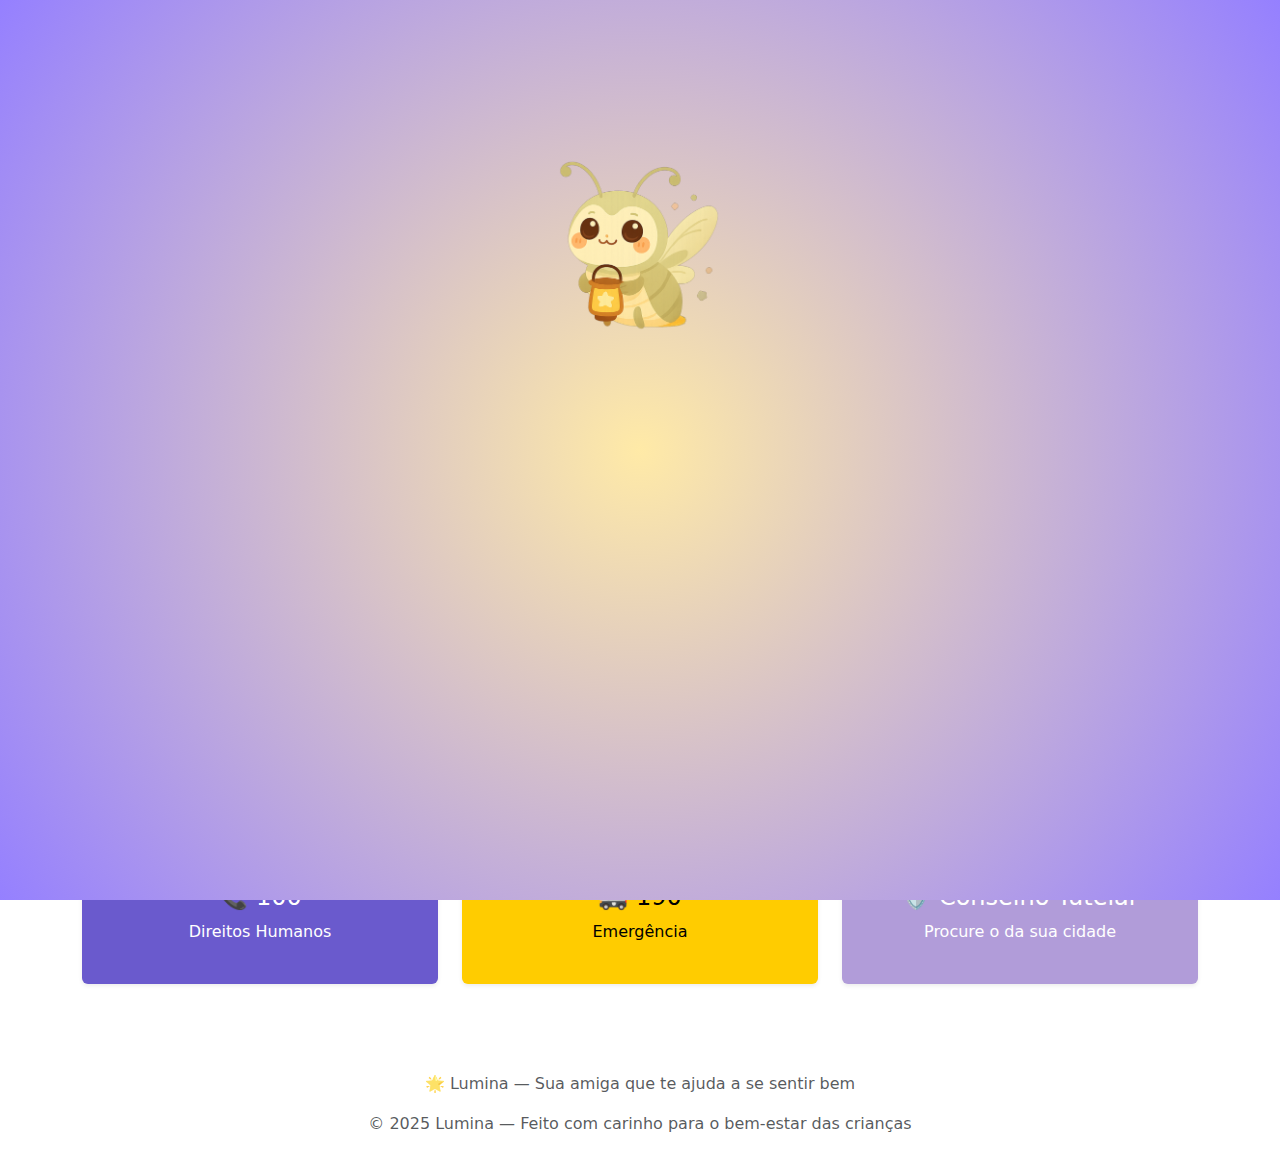
<file: index.html>
<!doctype html>
<html lang="pt-BR">

<head>
  <meta charset="utf-8">
  <meta name="viewport" content="width=device-width, initial-scale=1">
  <title>Lumina — Sua amiga que te ajuda a se sentir bem 🌟</title>
  <link href="https://cdn.jsdelivr.net/npm/bootstrap@5.3.3/dist/css/bootstrap.min.css" rel="stylesheet">
  <link href="https://fonts.googleapis.com/css2?family=Poppins:wght@400;600;700&display=swap" rel="stylesheet">
  <link rel="stylesheet" href="style.css">

</head>

<body>

  <!-- Botão de trocar perfil -->
  <button class="btn-trocar-perfil" onclick="trocarPerfil()">🔄 Trocar perfil</button>

  <!-- Tela de escolha inicial -->
  <div id="inicio-escolha" class="inicio-escolha">
    <div class="container text-center"
      style="display: flex; flex-direction: column; align-items: center; justify-content: center; height: 100%;">
      <div class="lumina-img"><img src="assets/img/Designer.png" alt="Mascote Lumina"></div>
      <h1 class="titulo-lumina">Oi! Eu sou a Lumina!</h1>
      <p class="subtitulo-lumina">Com quem eu vou brincar hoje?</p>
      <div class="cards-container">
        <div class="card-crianca p-4" onclick="escolher('crianca')">
          <div class="mb-3"><span class="fs-1">👧👦</span></div>
          <h3 class="text-white fw-bold">Quero aprender!</h3>
          <p class="text-white mt-2 opacity-90">
            Quero brincar, aprender sobre meus sentimentos e descobrir o que me deixa seguro(a)!
          </p>
          <div class="estrelas"><span>✨</span><span>🌟</span><span>💫</span></div>
        </div>

        <div class="card-jogos p-4" onclick="escolher('jogos')">
          <div class="mb-3"><span class="fs-1">🎮📚</span></div>
          <h3 class="text-white fw-bold">Quero brincar!</h3>
          <p class="text-white mt-2 opacity-90">
            Vamos jogar, ouvir histórias e aprender brincando com a Lumina!
          </p>
          <div class="estrelas-jogos">
            <span>✨</span><span>🌟</span><span>💫</span>
          </div>
        </div>
      </div>
    </div>
  </div>


  <section class="hero py-5 text-center" id="inicio">
    <h1 class="fw-bold">Oi! Eu sou a Lumina 🌟</h1>
    <p class="lead px-3">Sou sua amiga e quero te ajudar a se sentir bem, seguro e confiante.</p>
  </section>

  <section class="container my-5" id="index-crianca">
    <h2 class="text-center mb-4">🌈 O mundo da Lumina — um lugar seguro para você!</h2>
    <div class="row g-4 justify-content-center">
      <div class="col-md-4">
        <div class="card h-100 p-3 text-center">
          <h5>Meus Sentimentos</h5>
          <p>Clique no rostinho...</p>
        </div>
      </div>
      <div class="col-md-4">
        <div class="card h-100 p-3 text-center">
          <h5>Meu Corpo é Meu!</h5>
          <p>Aprenda o que é...</p>
        </div>
      </div>
      <div class="col-md-4">
        <div class="card h-100 p-3 text-center">
          <h5>Histórias da Lumina</h5>
          <p>Ouça contos...</p>
        </div>
      </div>
    </div>
  </section>

  <section class="container my-5" id="index-adulto">
    <h2 class="text-center mb-4">💛 Você cuida de crianças? A Lumina também quer te ajudar!</h2>
    <div class="row g-4">
      <div class="col-md-6">
        <div class="card p-3 h-100">
          <h5>Guias Rápidos</h5>
          <ul class="mt-2">
            <li>Como conversar sobre abuso sem assustar</li>
            <li>Sinais de alerta emocionais</li>
            <li>Frases que acolhem</li>
          </ul>
        </div>
      </div>
      <div class="col-md-6">
        <div class="card p-3 h-100">
          <h5>Recursos para Baixar</h5>
          <p>Plano de aula, cartilha para pais...</p>
          <a href="#" class="btn btn-sm btn-primary mt-2">📥 Baixar kit gratuito</a>
        </div>
      </div>
    </div>
  </section>

  <section class="container my-5" id="ajuda">
    <h2 class="text-center">Preciso de ajuda</h2>
    <p class="text-center mb-4">Se você ou alguém que conhece está em perigo, procure ajuda agora.</p>
    <div class="row justify-content-center text-center">
      <div class="col-md-4 mb-3">
        <div class="p-4 rounded shadow-sm" style="background-color:#6a5acd;color:white;">
          <h4>📞 100</h4>
          <p>Direitos Humanos</p>
        </div>
      </div>
      <div class="col-md-4 mb-3">
        <div class="p-4 rounded shadow-sm" style="background-color:#ffcc00;color:black;">
          <h4>🚓 190</h4>
          <p>Emergência</p>
        </div>
      </div>
      <div class="col-md-4 mb-3">
        <div class="p-4 rounded shadow-sm" style="background-color:#b19cd9;color:white;">
          <h4>🛡️ Conselho Tutelar</h4>
          <p>Procure o da sua cidade</p>
        </div>
      </div>
    </div>
  </section>

  <footer class="py-4 text-center text-muted">
    <p>🌟 Lumina — Sua amiga que te ajuda a se sentir bem</p>
    <p class="mb-0">© 2025 Lumina — Feito com carinho para o bem-estar das crianças</p>
  </footer>
  </div>

  <script src="https://cdn.jsdelivr.net/npm/bootstrap@5.3.3/dist/js/bootstrap.bundle.min.js"></script>
  <script>
    function escolher(tipo) {
      if (tipo === 'crianca') {
        window.location.href = 'crianca/index-crianca.html';
      } else if (tipo === 'jogos') {
        window.location.href = 'crianca/jogos-historias/jogos.html';
      }
    }
  </script>

  <!-- Widget VLibras -->
<div vw="true" class="vw-widget"></div>
<script src="https://vlibras.gov.br/app/vlibras-plugin.js"></script>
<script>
  new window.VLibras.Widget('https://vlibras.gov.br/app');
</script>
</body>


</html>
</file>
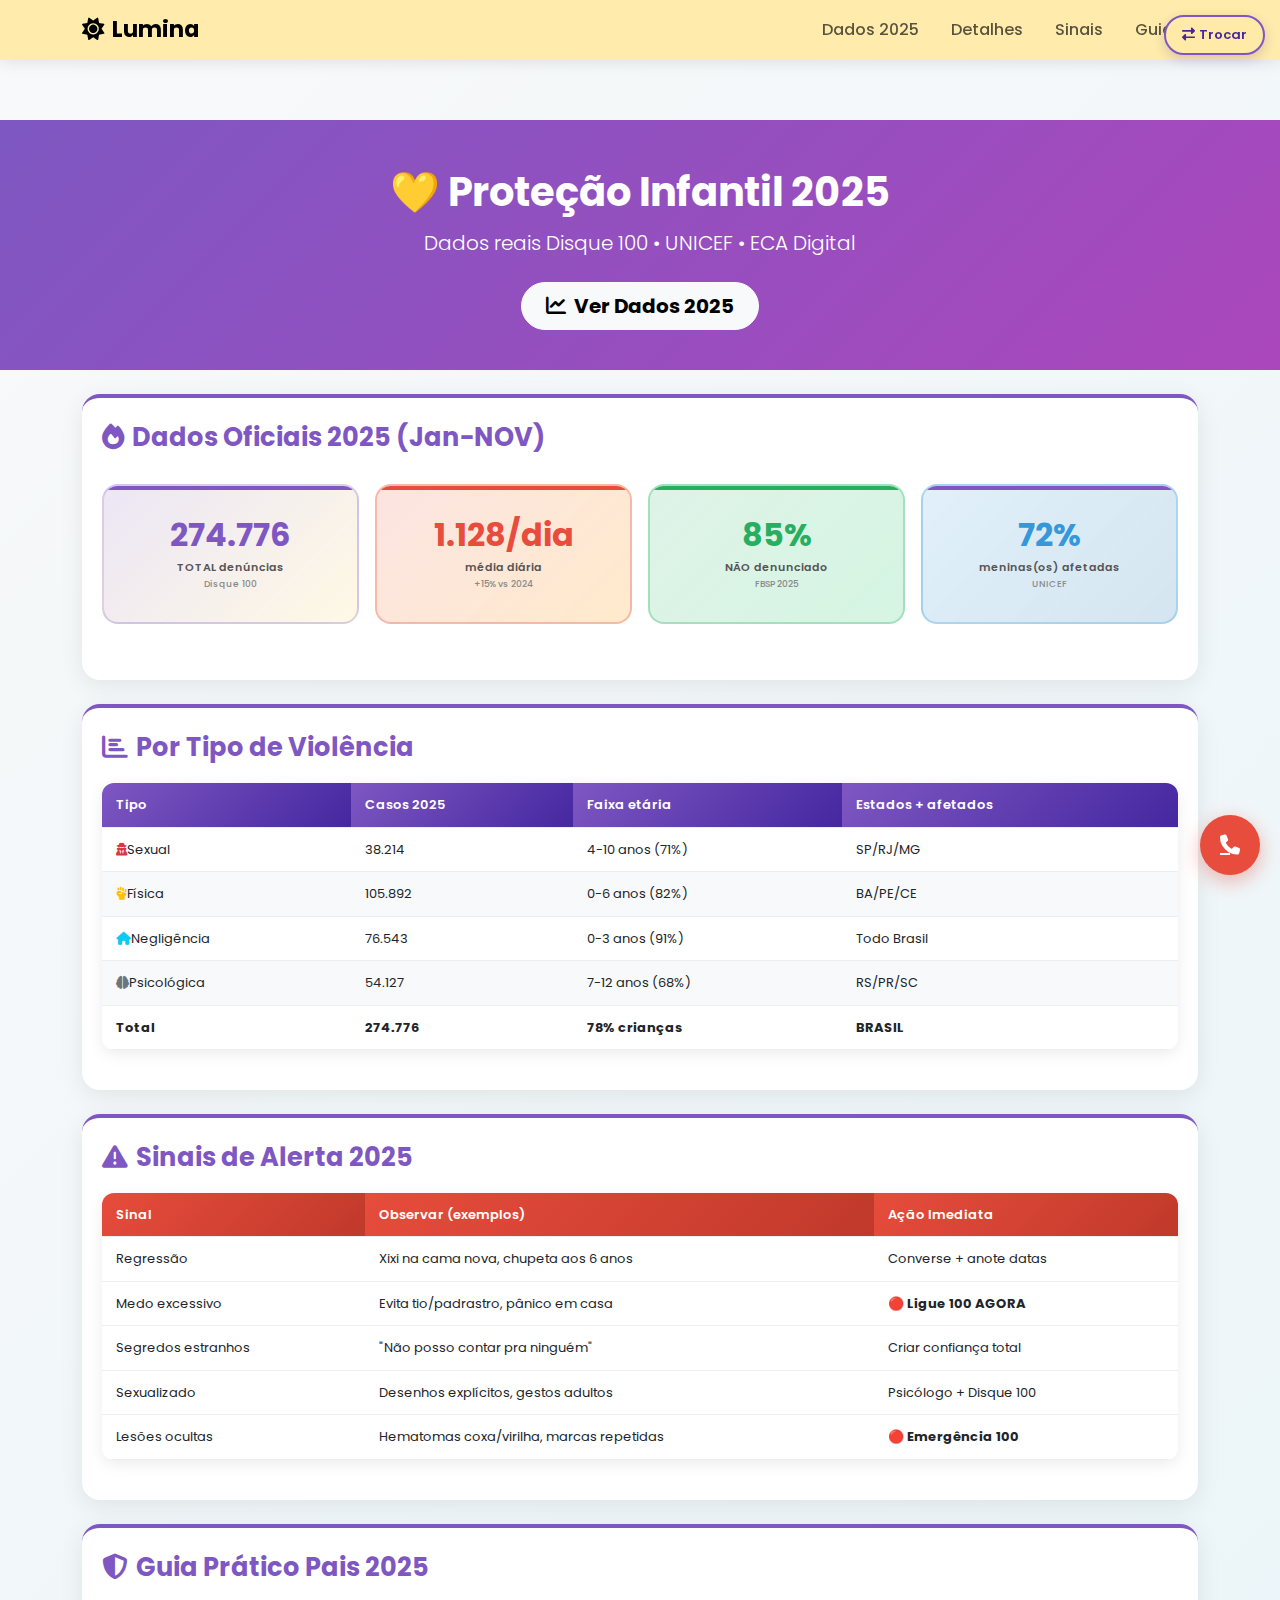
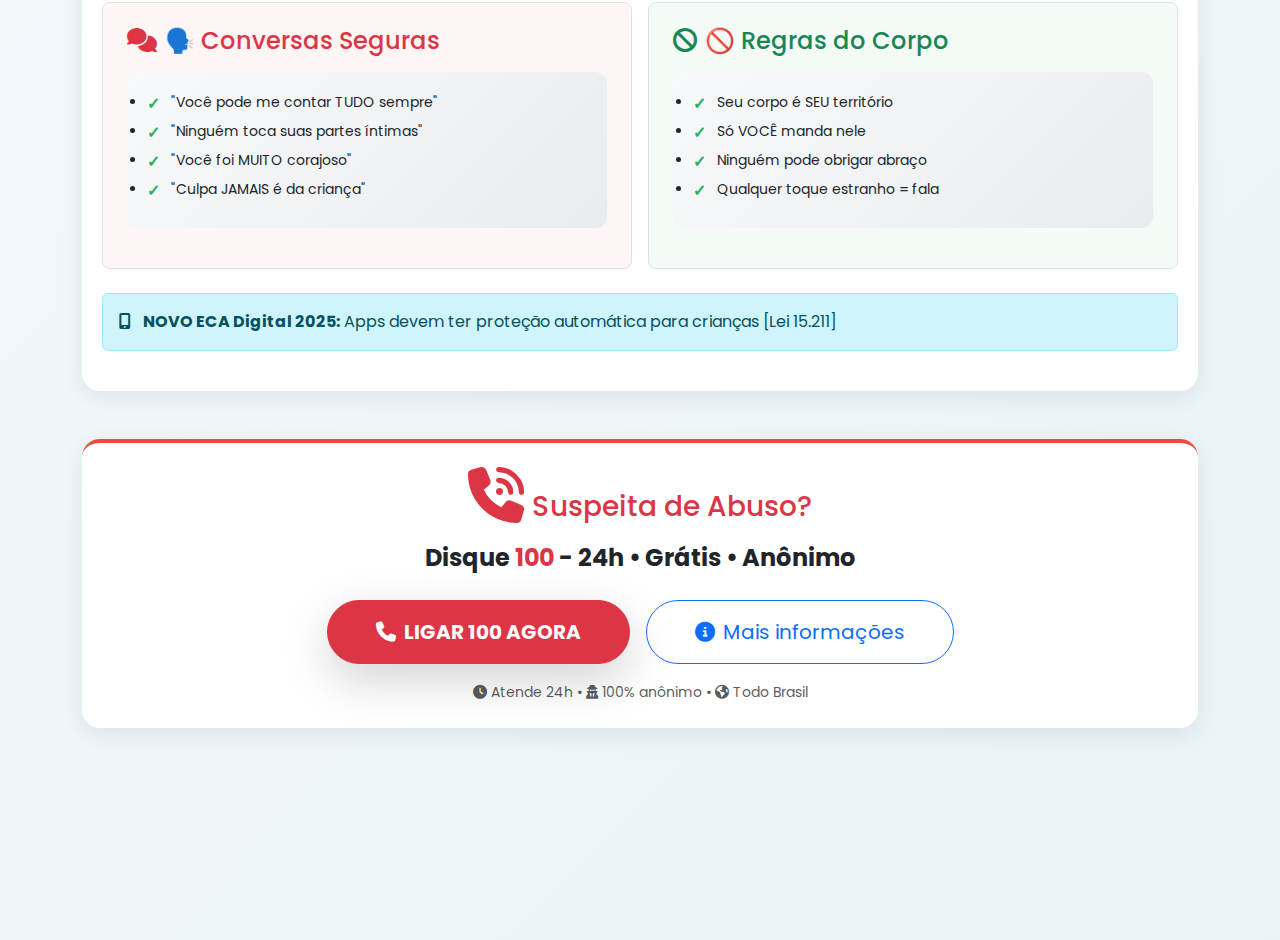
<file: adultos/index-adulto.html>
<!doctype html>
<html lang="pt-BR">
<head>
<meta charset="utf-8">
<meta name="viewport" content="width=device-width, initial-scale=1">
<title>Lumina — Proteção Infantil 2025 💛</title>
<link href="https://cdn.jsdelivr.net/npm/bootstrap@5.3.3/dist/css/bootstrap.min.css" rel="stylesheet">
<link href="https://fonts.googleapis.com/css2?family=Poppins:wght@300;400;500;600;700&display=swap" rel="stylesheet">
<link rel="stylesheet" href="https://cdnjs.cloudflare.com/ajax/libs/font-awesome/6.4.0/css/all.min.css">
<style>
:root {
  --primary: #7e57c2;
  --primary-dark: #4527a0;
  --accent: #ffeaa7;
  --danger: #e74c3c;
  --success: #27ae60;
}

* { box-sizing: border-box; }

body {
  background: linear-gradient(135deg, #f8f9fa 0%, #e8f4f8 100%);
  font-family: 'Poppins', sans-serif;
  line-height: 1.5;
  overflow-x: hidden;
  padding-bottom: 140px;
}

.btn-trocar {
  position: fixed;
  top: 15px;
  right: 15px;
  z-index: 1050;
  background: var(--accent);
  color: var(--primary-dark);
  border: 2px solid var(--primary);
  border-radius: 25px;
  padding: 8px 16px;
  font-weight: 600;
  font-size: 13px;
  text-decoration: none;
  box-shadow: 0 4px 12px rgba(69,39,160,0.2);
  transition: all 0.3s ease;
}

.btn-trocar:hover {
  background: var(--primary-dark);
  color: white;
  transform: translateY(-2px);
}

.navbar {
  background: rgba(255,234,167,0.95) !important;
  backdrop-filter: blur(10px);
  box-shadow: 0 2px 15px rgba(0,0,0,0.1);
}

.navbar-brand { font-size: 1.4rem; font-weight: 700; }
.nav-link { font-weight: 500; padding: 0.5rem 1rem !important; }

.hero {
  background: linear-gradient(135deg, var(--primary) 0%, #ab47bc 100%);
  color: white;
  padding: 3rem 1rem 2.5rem;
  text-align: center;
  margin-top: 60px;
}

.hero h1 { 
  font-size: clamp(1.6rem, 8vw, 2.5rem); 
  font-weight: 700; 
  margin-bottom: 0.75rem; 
}

.hero .lead { 
  font-size: clamp(1rem, 5vw, 1.25rem); 
  margin-bottom: 1.5rem; 
}

.dial-btn {
  position: fixed;
  bottom: 25px;
  right: 20px;
  width: 60px;
  height: 60px;
  border-radius: 50%;
  background: var(--danger);
  color: white;
  border: none;
  font-size: 1.25rem;
  box-shadow: 0 6px 20px rgba(231,76,60,0.4);
  z-index: 1000;
  display: flex;
  align-items: center;
  justify-content: center;
  transition: all 0.3s ease;
}

.dial-btn:hover { transform: scale(1.08); box-shadow: 0 10px 30px rgba(231,76,60,0.6); }

/* QUADRADOS DE DADOS COMPLETOS 2025 */
.stats-grid {
  display: grid;
  grid-template-columns: repeat(auto-fit, minmax(160px, 1fr));
  gap: 1rem;
  margin: 2rem 0;
}

.stat-card {
  background: linear-gradient(135deg, rgba(126,87,194,0.15), rgba(255,234,167,0.3));
  border-radius: 16px;
  padding: 1.25rem 1rem;
  text-align: center;
  border: 2px solid rgba(126,87,194,0.25);
  transition: all 0.3s ease;
  height: 140px;
  display: flex;
  flex-direction: column;
  justify-content: center;
  position: relative;
  overflow: hidden;
}

.stat-card::before {
  content: '';
  position: absolute;
  top: 0;
  left: 0;
  right: 0;
  height: 4px;
  background: var(--primary);
}

.stat-card:nth-child(2) {
  background: linear-gradient(135deg, rgba(231,76,60,0.15), rgba(255,152,0,0.2));
  border-color: rgba(231,76,60,0.3);
}

.stat-card:nth-child(2)::before { background: var(--danger); }

.stat-card:nth-child(3) {
  background: linear-gradient(135deg, rgba(39,174,96,0.15), rgba(46,204,113,0.2));
  border-color: rgba(39,174,96,0.3);
}

.stat-card:nth-child(3)::before { background: var(--success); }

.stat-card:nth-child(4) {
  background: linear-gradient(135deg, rgba(52,152,219,0.15), rgba(41,128,185,0.2));
  border-color: rgba(52,152,219,0.3);
}

.stat-number {
  font-size: clamp(1.4rem, 6vw, 2rem);
  font-weight: 700;
  color: var(--primary);
  margin-bottom: 0.5rem;
  line-height: 1.1;
}

.stat-card:nth-child(2) .stat-number { color: var(--danger); }
.stat-card:nth-child(3) .stat-number { color: var(--success); }
.stat-card:nth-child(4) .stat-number { color: #3498db; }

.stat-label {
  font-size: 11px;
  color: #555;
  font-weight: 600;
  line-height: 1.3;
}

.stat-source {
  font-size: 9px;
  color: #888;
  margin-top: 0.25rem;
  font-weight: 500;
}

.section-card {
  background: white;
  border-radius: 18px;
  padding: 1.5rem 1.25rem;
  margin-bottom: 1.5rem;
  box-shadow: 0 6px 25px rgba(0,0,0,0.08);
  border-top: 4px solid var(--primary);
  transition: all 0.3s ease;
}

.section-card:hover {
  transform: translateY(-3px);
  box-shadow: 0 12px 35px rgba(0,0,0,0.12);
}

.section-title {
  color: var(--primary);
  font-weight: 700;
  margin-bottom: 1.25rem;
  font-size: clamp(1.25rem, 6vw, 1.6rem);
}

.table-wrapper {
  overflow-x: auto;
  -webkit-overflow-scrolling: touch;
  margin: 1rem 0;
  border-radius: 12px;
  box-shadow: 0 4px 15px rgba(0,0,0,0.08);
}

.stats-table, .signals-table {
  width: 100%;
  min-width: 600px;
  border-collapse: collapse;
  font-size: 13px;
}

.stats-table th, .stats-table td,
.signals-table th, .signals-table td {
  padding: 0.75rem 0.875rem;
  text-align: left;
  border-bottom: 1px solid #eee;
  white-space: nowrap;
}

.stats-table th {
  background: linear-gradient(135deg, var(--primary), var(--primary-dark));
  color: white;
  font-weight: 600;
  position: sticky;
  left: 0;
}

.signals-table th {
  background: linear-gradient(135deg, var(--danger), #c0392b);
  color: white;
  font-weight: 600;
}

.stats-table tr:nth-child(even) { background: #f8f9fa; }
.stats-table tr:hover, .signals-table tr:hover { background: var(--accent); }

.steps-list {
  background: linear-gradient(135deg, #f8f9fa, #e9ecef);
  border-radius: 12px;
  padding: 1.25rem;
  margin: 1rem 0;
}

.steps-list li {
  margin-bottom: 0.5rem;
  padding-left: 1.5rem;
  position: relative;
  font-size: 14px;
}

.steps-list li::before {
  content: '✓';
  position: absolute;
  left: 0;
  color: var(--success);
  font-weight: bold;
  font-size: 1rem;
}

@media (max-width: 768px) {
  .container { padding-left: 1rem; padding-right: 1rem; }
  .section-card { padding: 1.25rem 1rem; margin-bottom: 1.25rem; }
  .hero { padding: 2.5rem 1rem 2rem; margin-top: 55px; }
  .dial-btn { width: 56px; height: 56px; font-size: 1.15rem; bottom: 20px; right: 18px; }
  .navbar-brand { font-size: 1.25rem; }
  .stats-grid { grid-template-columns: repeat(2, 1fr); gap: 0.75rem; }
  .stat-card { padding: 1rem 0.75rem; height: 120px; }
  .stats-table, .signals-table { min-width: 550px; font-size: 12.5px; }
  .stats-table th, .stats-table td, .signals-table th, .signals-table td { padding: 0.625rem 0.75rem; }
}

@media (max-width: 480px) {
  .stats-grid { grid-template-columns: 1fr; }
}
</style>
</head>
<body>
<a href="../index.html" class="btn-trocar">
  <i class="fas fa-exchange-alt me-1"></i>Trocar
</a>

<a href="tel:100" class="dial-btn" aria-label="Disque 100">
  <i class="fas fa-phone"></i>
</a>

<nav class="navbar navbar-expand-lg sticky-top">
  <div class="container">
    <a class="navbar-brand" href="../index.html">
      <i class="fas fa-sun me-2"></i>Lumina
    </a>
    <button class="navbar-toggler" type="button" data-bs-toggle="collapse" data-bs-target="#navbarNav">
      <span class="navbar-toggler-icon"></span>
    </button>
    <div class="collapse navbar-collapse justify-content-end" id="navbarNav">
      <ul class="navbar-nav">
        <li class="nav-item"><a class="nav-link" href="#dados-2025">Dados 2025</a></li>
        <li class="nav-item"><a class="nav-link" href="#estatisticas">Detalhes</a></li>
        <li class="nav-item"><a class="nav-link" href="#sinais">Sinais</a></li>
        <li class="nav-item"><a class="nav-link" href="#guias">Guias</a></li>
      </ul>
    </div>
  </div>
</nav>

<section class="hero">
  <div class="container">
    <h1>💛 Proteção Infantil 2025</h1>
    <p class="lead">Dados reais Disque 100 • UNICEF • ECA Digital</p>
    <a href="#dados-2025" class="btn btn-light btn-lg px-4 py-2 fw-bold rounded-pill">
      <i class="fas fa-chart-line me-2"></i>Ver Dados 2025
    </a>
  </div>
</section>

<div class="container py-4">
  <!-- DADOS 2025 COMPLETOS - 4 QUADRADOS -->
  <section id="dados-2025" class="section-card">
    <h2 class="section-title"><i class="fas fa-fire me-2"></i>Dados Oficiais 2025 (Jan-NOV)</h2>
    
    <div class="stats-grid">
      <div class="stat-card">
        <div class="stat-number">274.776</div>
        <div class="stat-label">TOTAL denúncias</div>
        <div class="stat-source">Disque 100</div>
      </div>
      <div class="stat-card">
        <div class="stat-number">1.128/dia</div>
        <div class="stat-label">média diária</div>
        <div class="stat-source">+15% vs 2024</div>
      </div>
      <div class="stat-card">
        <div class="stat-number">85%</div>
        <div class="stat-label">NÃO denunciado</div>
        <div class="stat-source">FBSP 2025</div>
      </div>
      <div class="stat-card">
        <div class="stat-number">72%</div>
        <div class="stat-label">meninas(os) afetadas</div>
        <div class="stat-source">UNICEF</div>
      </div>
    </div>
  </section>

  <!-- Estatísticas Detalhadas -->
  <section id="estatisticas" class="section-card">
    <h2 class="section-title"><i class="fas fa-chart-bar me-2"></i>Por Tipo de Violência</h2>
    
    <div class="table-wrapper">
      <table class="stats-table">
        <thead>
          <tr>
            <th>Tipo</th>
            <th>Casos 2025</th>
            <th>Faixa etária</th>
            <th>Estados + afetados</th>
          </tr>
        </thead>
        <tbody>
          <tr><td><i class="fas fa-user-secret text-danger"></i>Sexual</td><td>38.214</td><td>4-10 anos (71%)</td><td>SP/RJ/MG</td></tr>
          <tr><td><i class="fas fa-hand-fist text-warning"></i>Física</td><td>105.892</td><td>0-6 anos (82%)</td><td>BA/PE/CE</td></tr>
          <tr><td><i class="fas fa-home text-info"></i>Negligência</td><td>76.543</td><td>0-3 anos (91%)</td><td>Todo Brasil</td></tr>
          <tr><td><i class="fas fa-brain text-secondary"></i>Psicológica</td><td>54.127</td><td>7-12 anos (68%)</td><td>RS/PR/SC</td></tr>
          <tr><td><strong>Total</strong></td><td><strong>274.776</strong></td><td><strong>78% crianças</strong></td><td><strong>BRASIL</strong></td></tr>
        </tbody>
      </table>
    </div>
  </section>

  <!-- Sinais -->
  <section id="sinais" class="section-card">
    <h2 class="section-title"><i class="fas fa-exclamation-triangle me-2"></i>Sinais de Alerta 2025</h2>
    
    <div class="table-wrapper">
      <table class="signals-table">
        <thead>
          <tr>
            <th>Sinal</th>
            <th>Observar (exemplos)</th>
            <th>Ação Imediata</th>
          </tr>
        </thead>
        <tbody>
          <tr><td>Regressão</td><td>Xixi na cama nova, chupeta aos 6 anos</td><td>Converse + anote datas</td></tr>
          <tr><td>Medo excessivo</td><td>Evita tio/padrastro, pânico em casa</td><td><strong>🔴 Ligue 100 AGORA</strong></td></tr>
          <tr><td>Segredos estranhos</td><td>"Não posso contar pra ninguém"</td><td>Criar confiança total</td></tr>
          <tr><td>Sexualizado</td><td>Desenhos explícitos, gestos adultos</td><td>Psicólogo + Disque 100</td></tr>
          <tr><td>Lesões ocultas</td><td>Hematomas coxa/virilha, marcas repetidas</td><td><strong>🔴 Emergência 100</strong></td></tr>
        </tbody>
      </table>
    </div>
  </section>

  <!-- Guias -->
  <section id="guias" class="section-card">
    <h2 class="section-title"><i class="fas fa-shield-alt me-2"></i>Guia Prático Pais 2025</h2>
    
    <div class="row g-3">
      <div class="col-12 col-lg-6">
        <div class="p-4 border rounded-3" style="border-color: rgba(231,76,60,0.3); background: rgba(231,76,60,0.05);">
          <h4 class="text-danger mb-3"><i class="fas fa-comments me-2"></i>🗣️ Conversas Seguras</h4>
          <ul class="steps-list">
            <li>"Você pode me contar TUDO sempre"</li>
            <li>"Ninguém toca suas partes íntimas"</li>
            <li>"Você foi MUITO corajoso"</li>
            <li>"Culpa JAMAIS é da criança"</li>
          </ul>
        </div>
      </div>
      
      <div class="col-12 col-lg-6">
        <div class="p-4 border rounded-3" style="border-color: rgba(39,174,96,0.3); background: rgba(39,174,96,0.05);">
          <h4 class="text-success mb-3"><i class="fas fa-ban me-2"></i>🚫 Regras do Corpo</h4>
          <ul class="steps-list">
            <li>Seu corpo é SEU território</li>
            <li>Só VOCÊ manda nele</li>
            <li>Ninguém pode obrigar abraço</li>
            <li>Qualquer toque estranho = fala</li>
          </ul>
        </div>
      </div>
    </div>

    <div class="alert alert-info mt-4 p-3">
      <i class="fas fa-mobile-alt me-2"></i>
      <strong>NOVO ECA Digital 2025:</strong> Apps devem ter proteção automática para crianças [Lei 15.211]
    </div>
  </section>

  <!-- CTA Final -->
  <section class="text-center py-4">
    <div class="section-card p-4" style="border-top-color: var(--danger);">
      <h3 class="text-danger mb-3">
        <i class="fas fa-phone-volume fa-2x me-2"></i>Suspeita de Abuso?
      </h3>
      <p class="fs-4 fw-bold mb-4">Disque <span class="text-danger">100</span> - 24h • Grátis • Anônimo</p>
      <div class="d-grid gap-3 d-md-flex justify-content-center">
        <a href="tel:100" class="btn btn-danger btn-lg px-5 py-3 rounded-pill shadow-lg">
          <i class="fas fa-phone me-2"></i><strong>LIGAR 100 AGORA</strong>
        </a>
        <a href="https://www.gov.br/participamaisbrasil/mmfdh-secretaria-nacional-dos-direitos-da-crianca-e-do-adolescente" target="_blank" class="btn btn-outline-primary btn-lg px-5 py-3 rounded-pill">
          <i class="fas fa-info-circle me-2"></i>Mais informações
        </a>
      </div>
      <div class="mt-3">
        <small class="text-muted">
          <i class="fas fa-clock me-1"></i>Atende 24h • 
          <i class="fas fa-user-secret me-1"></i>100% anônimo • 
          <i class="fas fa-globe-americas me-1"></i>Todo Brasil
        </small>
      </div>
    </div>
  </section>
</div>

<script src="https://cdn.jsdelivr.net/npm/bootstrap@5.3.3/dist/js/bootstrap.bundle.min.js"></script>
<script>
document.querySelectorAll('a[href^="#"]').forEach(anchor => {
  anchor.addEventListener('click', e => {
    e.preventDefault();
    const target = document.querySelector(anchor.getAttribute('href'));
    if (target) {
      target.scrollIntoView({ behavior: 'smooth', block: 'start' });
    }
  });
});

document.querySelector('.dial-btn').addEventListener('click', () => {
  if (navigator.vibrate) navigator.vibrate(200);
});
</script>
</file>
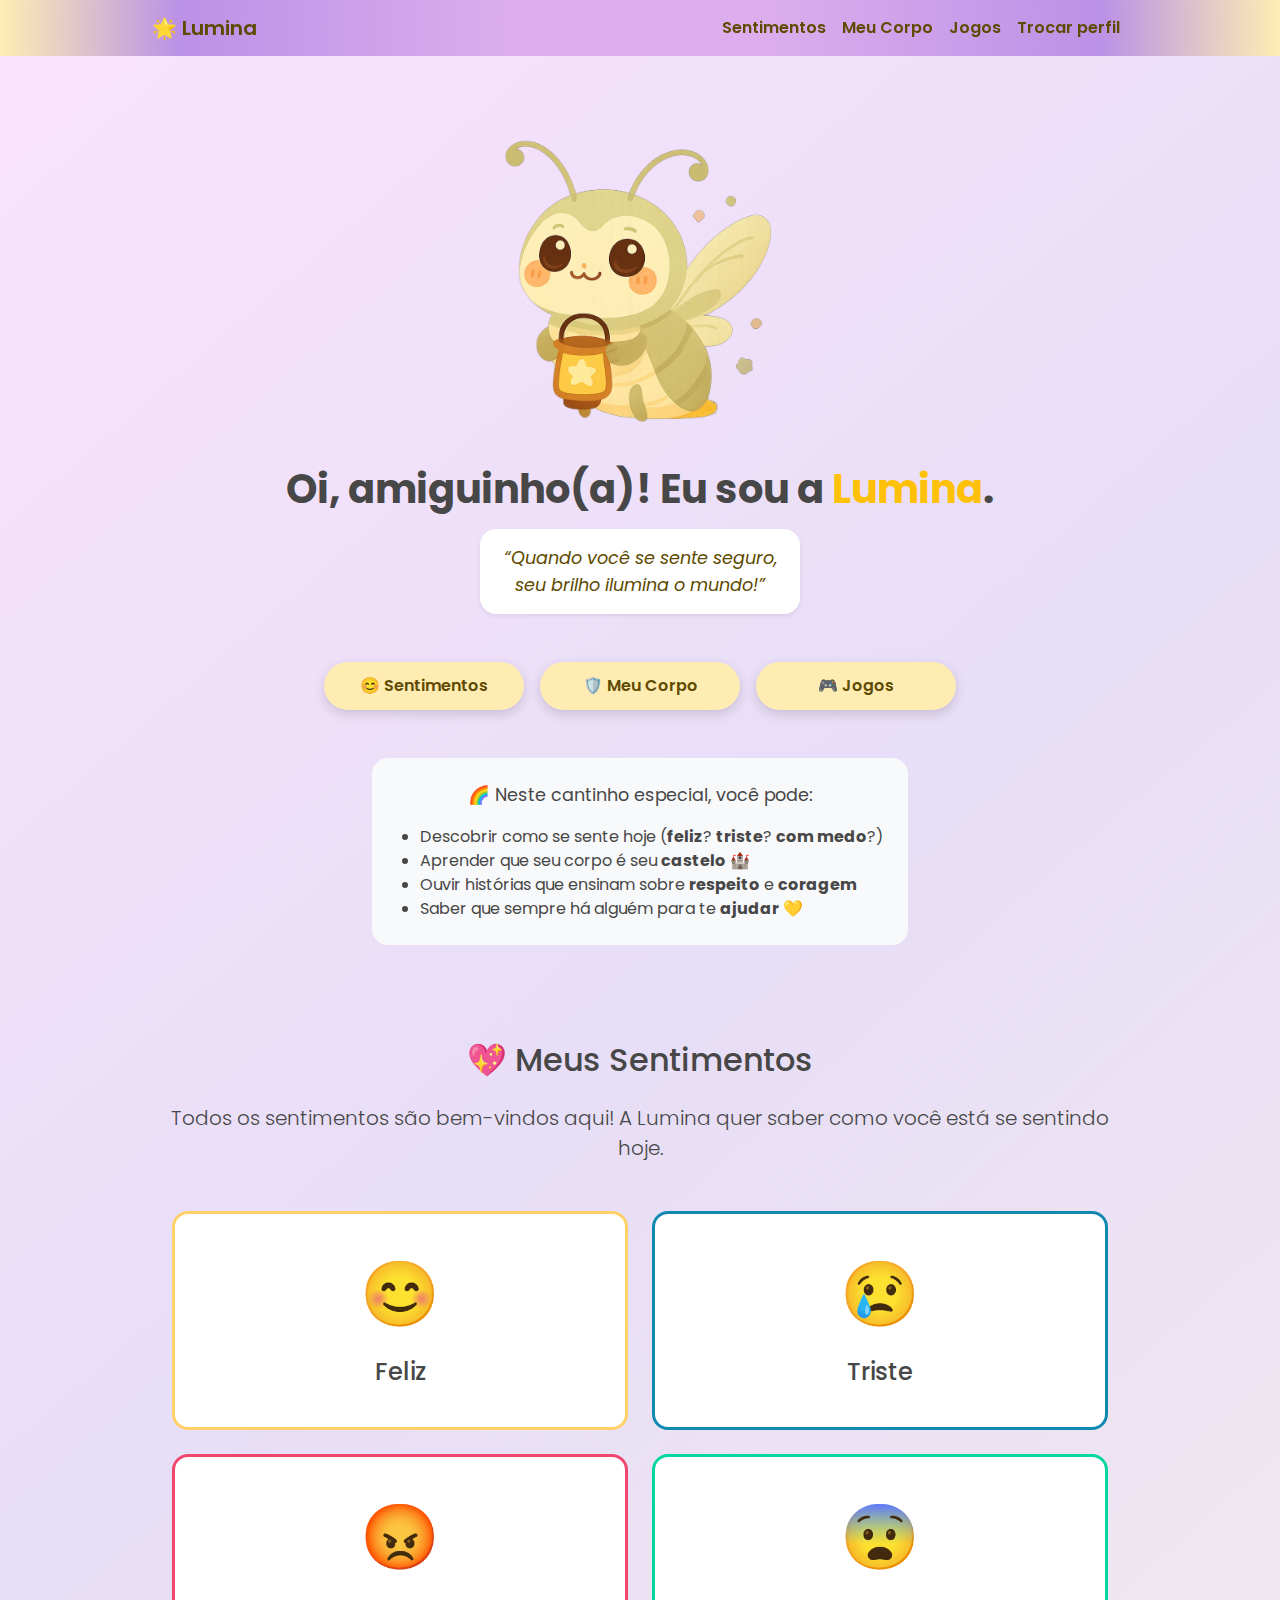
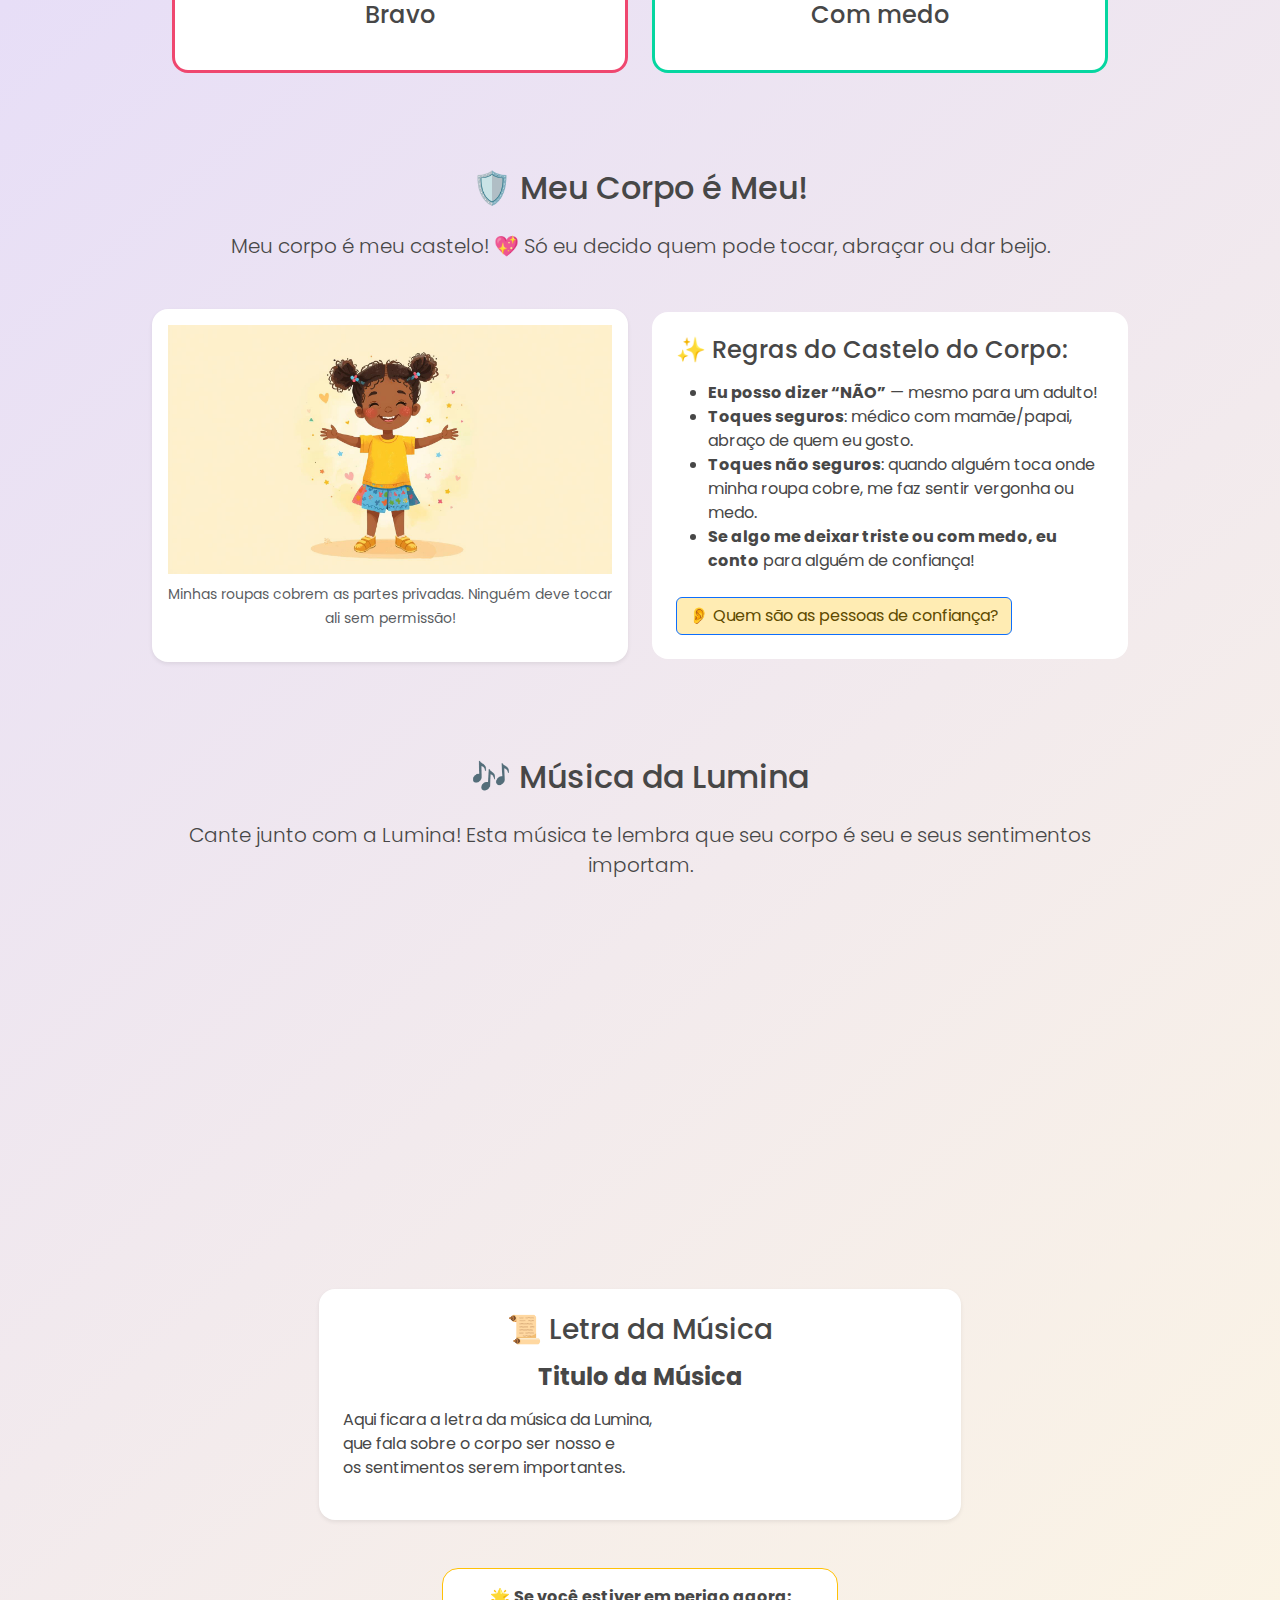
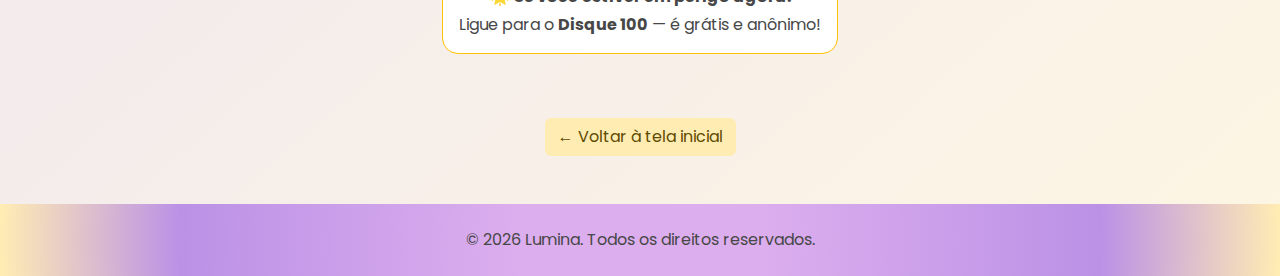
<file: crianca/index-crianca.html>
<!doctype html>
<html lang="pt-BR">

<head>
  <meta charset="utf-8">
  <meta name="viewport" content="width=device-width, initial-scale=1">
  <title>Lumina — Para Crianças 🌈</title>
  <link href="https://cdn.jsdelivr.net/npm/bootstrap@5.3.3/dist/css/bootstrap.min.css" rel="stylesheet">
  <link href="https://fonts.googleapis.com/css2?family=Poppins:wght@400;600;700&display=swap" rel="stylesheet">
</head>

<header>
  <nav class="navbar navbar-expand-lg navbar-light sticky-top">
    <link rel="stylesheet" href="crianca-estilo.css">
    <div class="container">
      <a class="navbar-brand" href="../index.html">🌟 Lumina</a>
      <button class="navbar-toggler" type="button" data-bs-toggle="collapse" data-bs-target="#navbarNav">
        <span class="navbar-toggler-icon"></span>
      </button>
      <div class="collapse navbar-collapse justify-content-end" id="navbarNav">
        <ul class="navbar-nav">
          <li class="nav-item">
            <a class="nav-link" href="#sentimentos">Sentimentos</a>
          </li>
          <li class="nav-item">
            <a class="nav-link" href="#corpo">Meu Corpo</a>
          </li>
          <li class="nav-item"><a class="nav-link" href="jogos-historias/jogos.html">Jogos</a></li>
          </li>
          <li class="nav-item">
            <a class="nav-link" href="../index.html">Trocar perfil</a>
          </li>
        </ul>
      </div>
    </div>
  </nav>
</header>

<body>
  <!-- Botão para voltar -->
  <!-- Hero principal -->
  <section class="text-center py-5">
    <div class="container">
      <!-- Abelha Lumina -->
      <div class="mb-4">
        <div class="lumina-img"><img src="../assets/img/Designer.png" alt="Mascote Lumina"></div>
      </div>

      <!-- Frase curta e carinhosa -->
      <h1 class="display-6 fw-bold mb-3">Oi, amiguinho(a)! Eu sou a <span class="text-warning">Lumina</span>.</h1>

      <!-- Mensagem única, em destaque -->
      <div class="bg-white p-3 rounded-4 d-inline-block shadow-sm" style="max-width: 320px;">
        <p class="mb-0 fst-italic" style="color: #5e4a00; font-size: 1.1rem;">
          “Quando você se sente seguro, seu brilho ilumina o mundo!”
        </p>
      </div>

      <!-- Botões lado a lado -->
      <div class="mt-5 d-flex flex-column flex-md-row justify-content-center gap-3">
        <a href="#sentimentos" class="btn btn-lg"
          style="background: #FFD166; color: #5e4a00; border-radius: 24px; width: 200px; font-weight: 600;">
          😊 Sentimentos
        </a>
        <a href="#corpo" class="btn btn-lg"
          style="background: #A8E6CF; color: #2d5d2d; border-radius: 24px; width: 200px; font-weight: 600;">
          🛡️ Meu Corpo
        </a>
        <a href="jogos-historias/jogos.html" class="btn btn-lg"
          style="background: #FF9AA2; color: #5e2a3d; border-radius: 24px; width: 200px; font-weight: 600;">
          🎮 Jogos
        </a>
      </div>
    </div>
  </section>
  <!-- Introdução lúdica -->
  <div class="container text-center mb-5">
    <div class="bg-light p-4 rounded-4 d-inline-block" style="max-width: 550px;">
      <p class="mb-3" style="font-size: 1.1rem;">
        🌈 Neste cantinho especial, você pode:
      </p>
      <ul class="text-start" style="padding-left: 1.5rem; margin: 0;">
        <li>Descobrir como se sente hoje (<strong>feliz</strong>? <strong>triste</strong>? <strong>com medo</strong>?)
        </li>
        <li>Aprender que seu corpo é seu <strong>castelo</strong> 🏰</li>
        <li>Ouvir histórias que ensinam sobre <strong>respeito</strong> e <strong>coragem</strong></li>
        <li>Saber que sempre há alguém para te <strong>ajudar</strong> 💛</li>
      </ul>
    </div>
  </div>

  <script>
    function mostrarMensagem(sentimento) {
      const mensagens = {
        feliz: "Que alegria ver você feliz! 😊 Dança, canta ou compartilha essa felicidade com alguém!",
        triste: "Tudo bem se sentir triste às vezes. 😢 A Lumina está aqui com você. Quer um abraço virtual?",
        bravo: "😡 Raiva é normal! Mas respire fundo... 1... 2... 3... Agora, conte o que te deixou assim.",
        medo: "Medo é um amigo que avisa: 'cuidado! 😨'. Você não está sozinho(a). A Lumina te protege! 🌟"
      };

      const classesCor = {
        feliz: "mensagem-feliz",
        triste: "mensagem-triste",
        bravo: "mensagem-bravo",
        medo: "mensagem-medo"
      };

      // Atualiza o texto
      document.getElementById('texto-mensagem').textContent = mensagens[sentimento];

      const msgBox = document.getElementById('mensagem-conteudo');

      // Remove classes antigas
      msgBox.classList.remove("mensagem-feliz", "mensagem-triste", "mensagem-bravo", "mensagem-medo");

      // Adiciona a nova classe
      msgBox.classList.add(classesCor[sentimento]);

      // Mostra a mensagem
      document.getElementById('mensagem-lumina').style.display = 'block';

      // Rola suavemente até ela
      document.getElementById('mensagem-lumina').scrollIntoView({ behavior: 'smooth', block: 'nearest' });
    }
  </script>
  <script>
    function mostrarPessoaConfianca() {
      const div = document.getElementById('pessoas-confianca');
      if (div.style.display === 'none' || div.style.display === '') {
        div.style.display = 'block';
      } else {
        div.style.display = 'none';
      }
    }
  </script>

  <div vw class="enabled">
    <div vw-access-button class="active"></div>
    <div vw-plugin-wrapper>
      <div class="vw-plugin-top-wrapper"></div>
    </div>
  </div>
  <script src="https://vlibras.gov.br/app/vlibras-plugin.js"></script>
  <script>
    new window.VLibras.Widget('https://vlibras.gov.br/app');
  </script>


  <!-- Seção: Meus Sentimentos -->
  <section id="sentimentos" class="py-5">
    <div class="container">
      <h2 class="text-center mb-4">💖 Meus Sentimentos</h2>
      <p class="text-center lead mb-5">
        Todos os sentimentos são bem-vindos aqui! A Lumina quer saber como você está se sentindo hoje.
      </p>

      <!-- Cartões de sentimentos interativos -->
      <div class="row g-4 justify-content-center">

        <!-- Feliz -->
        <div class="col-md-3 text-center">
          <div class="card-sentimento card-feliz p-4 rounded-4" onclick="mostrarMensagem('feliz')">
            <div class="emoji fs-1 mb-3">😊</div>
            <h4>Feliz</h4>
          </div>
        </div>

        <!-- Triste -->
        <div class="col-md-3 text-center">
          <div class="card-sentimento card-triste p-4 rounded-4" onclick="mostrarMensagem('triste')">
            <div class="emoji fs-1 mb-3">😢</div>
            <h4>Triste</h4>
          </div>
        </div>

        <!-- Bravo -->
        <div class="col-md-3 text-center">
          <div class="card-sentimento card-bravo p-4 rounded-4" onclick="mostrarMensagem('bravo')">
            <div class="emoji fs-1 mb-3">😡</div>
            <h4>Bravo</h4>
          </div>
        </div>

        <!-- Com medo -->
        <div class="col-md-3 text-center">
          <div class="card-sentimento card-medo p-4 rounded-4" onclick="mostrarMensagem('medo')">
            <div class="emoji fs-1 mb-3">😨</div>
            <h4>Com medo</h4>
          </div>
        </div>
      </div>

      <!-- Caixa de mensagem da Lumina -->
      <div id="mensagem-lumina" class="mt-5 text-center px-3" style="display: none;">
        <div class="d-inline-block p-4 rounded-5" id="mensagem-conteudo">
          <p class="mb-0" id="texto-mensagem"></p>
        </div>
      </div>
    </div>
  </section>


  <!-- Seção: Meu Corpo é Meu! -->
  <section id="corpo" class="py-5">
    <div class="container">
      <h2 class="text-center mb-4">🛡️ Meu Corpo é Meu!</h2>
      <p class="text-center lead mb-5">
        Meu corpo é meu castelo! 💖 Só eu decido quem pode tocar, abraçar ou dar beijo.
      </p>

      <div class="row g-4 align-items-center">
        <!-- Ilustração (substitua pelo caminho real da imagem) -->
        <div class="card-img col-md-6 text-center">
          <div class="bg-white p-3 rounded-4 shadow-sm d-inline-block">
            <img src="../assets/img/corpo-ilustrado.png.jpg" alt="Desenho de uma criança com roupas coloridas"
              class="img-fluid" style="max-width: 580px;">
            <p class="mt-2 text-muted"><small>Minhas roupas cobrem as partes privadas. Ninguém deve tocar ali sem
                permissão!</small></p>
          </div>
        </div>

        <!-- Conteúdo interativo -->
        <div class="card-castelo col-md-6">
          <div class="bg-white p-4 rounded-4">
            <h4 class="mb-3">✨ Regras do Castelo do Corpo:</h4>
            <ul class="text-start">
              <li><strong>Eu posso dizer “NÃO”</strong> — mesmo para um adulto!</li>
              <li><strong>Toques seguros</strong>: médico com mamãe/papai, abraço de quem eu gosto.</li>
              <li><strong>Toques não seguros</strong>: quando alguém toca onde minha roupa cobre, me faz sentir vergonha
                ou medo.</li>
              <li><strong>Se algo me deixar triste ou com medo, eu conto</strong> para alguém de confiança!</li>
            </ul>

            <div class="mt-4">
              <button class="btn btn-outline-primary" onclick="mostrarPessoaConfianca()">
                👂 Quem são as pessoas de confiança?
              </button>
            </div>

            <div id="pessoas-confianca" class="mt-3" style="display: none;">
              <p class="mb-0">
                <strong>Exemplos:</strong> mamãe, papai, professora, tia, avó, conselheiro(a) escolar...
              </p>
              <p class="mb-0">
                <strong>Lembre-se:</strong> você pode contar até mesmo se disserem “é segredo”!
              </p>
            </div>
          </div>
        </div>
      </div>
    </div>
  </section>

  <!-- Seção: Música da Lumina -->
  <section id="musica-lumina" class="py-5">
    <div class="container">
      <h2 class="text-center mb-4">🎶 Música da Lumina</h2>
      <p class="text-center lead mb-4">
        Cante junto com a Lumina! Esta música te lembra que seu corpo é seu e seus sentimentos importam.
      </p>

      <!-- Vídeo do YouTube -->
      <div class="row justify-content-center mb-4">
        <div class="col-12 col-md-10 col-lg-8">
          <div class="ratio ratio-16x9">
            <!-- 🔴 Substitua o ID abaixo pelo seu ID real do YouTube -->
            <iframe src="https://www.youtube.com/embed/dQw4w9WgXcQ?rel=0" title="Música da Lumina" frameborder="0"
              allow="accelerometer; autoplay; clipboard-write; encrypted-media; gyroscope; picture-in-picture; web-share"
              allowfullscreen></iframe>
          </div>
        </div>
      </div>

      <!-- Letra da música -->
      <div class="row justify-content-center">
        <div class="col-12 col-md-10 col-lg-8">
          <div class="bg-white p-4 rounded-4 shadow-sm">
            <h3 class="text-center mb-3">📜 Letra da Música</h3>
            <div class="letra text-start">
              <h4 class="text-center mb-3"><strong>Titulo da Música</strong></h4>
              <p class="mb-3">
                Aqui ficara a letra da música da Lumina, <br> 
                que fala sobre o corpo ser nosso e <br> 
                os sentimentos serem importantes.
              </p>
            </div>
          </div>
        </div>
      </div>
    </div>

    <!-- Botão de emergência -->
    <div class="container">
      <div class="text-center mt-5">
        <div class="bg-white p-3 rounded-4 d-inline-block border border-warning">
          <p class="mb-1">🌟 <strong>Se você estiver em perigo agora:</strong></p>
          <p class="mb-0">Ligue para o <strong>Disque 100</strong> — é grátis e anônimo!</p>
        </div>
      </div>
    </div>
  </section>

  <div class="text-center mt-3">
    <a href="../index.html" class="btn">← Voltar à tela inicial</a>
  </div>
  </div>

  <footer class="py-4 mt-5">
    <div class="container text-center">
      <p class="mb-0">&copy; 2026 Lumina. Todos os direitos reservados.</p>
    </div>

</body>

<script src="https://cdn.jsdelivr.net/npm/bootstrap@5.3.3/dist/js/bootstrap.bundle.min.js"></script>

</html>
</file>
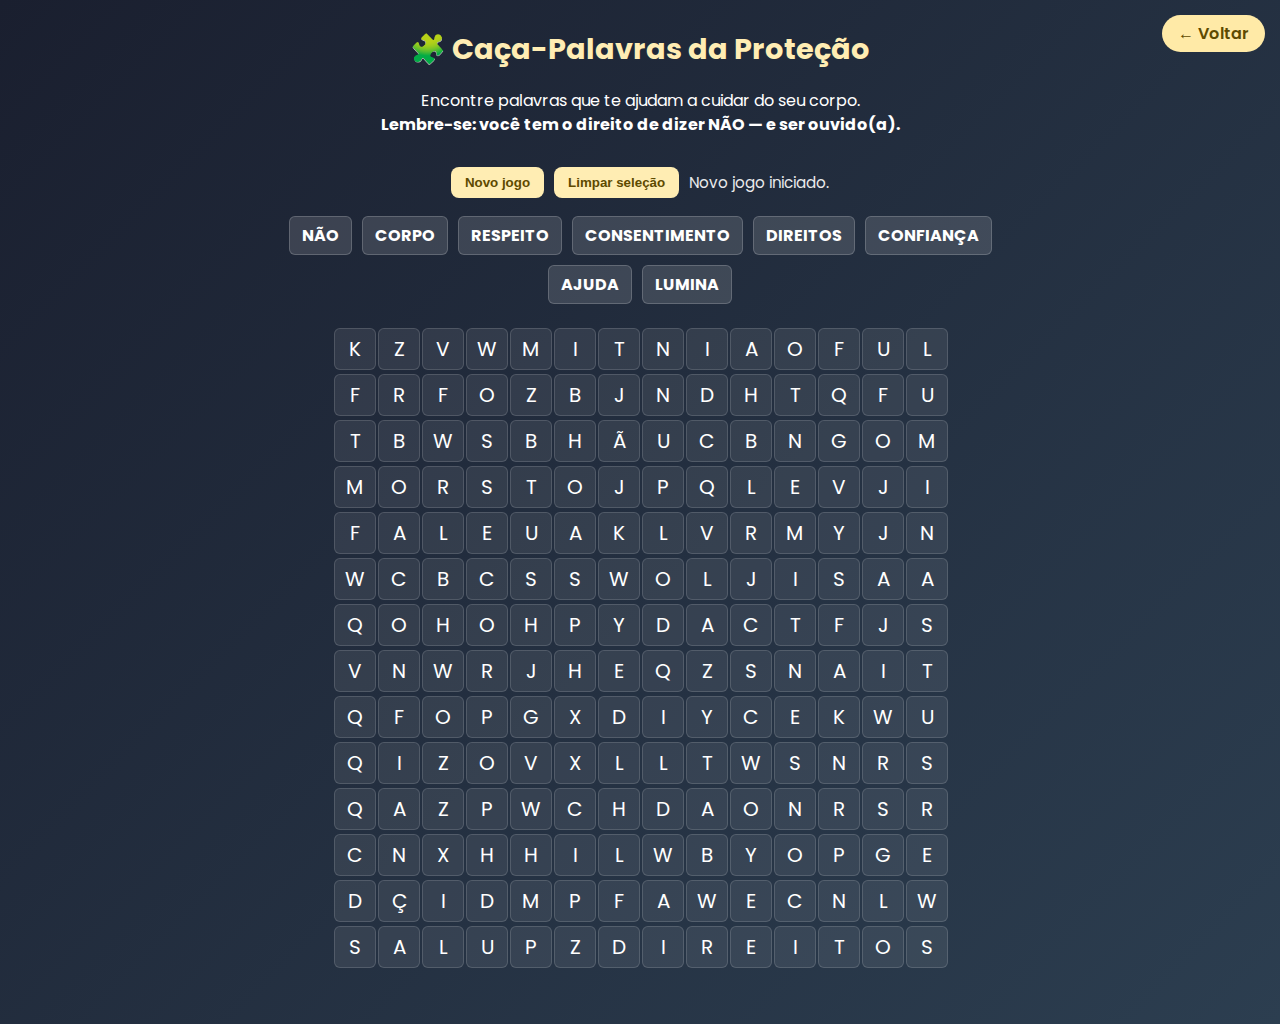
<file: crianca/jogos-historias/caca-palavras.html>
<!DOCTYPE html>
<html lang="pt-BR">

<head>
    <meta charset="UTF-8">
    <title>Caça-Palavras da Lumina</title>
    <link href="https://fonts.googleapis.com/css2?family=Poppins:wght@400;600;700&display=swap" rel="stylesheet">
    <link rel="stylesheet" href="cssJogos/estilo-caçapalavras.css">
</head>

<body>
    <a href="jogos.html" class="btn-voltar">← Voltar</a>

    <h1>🧩 Caça-Palavras da Proteção</h1>
    <div class="intro">
        Encontre palavras que te ajudam a cuidar do seu corpo.<br>
        <strong>Lembre-se: você tem o direito de dizer NÃO — e ser ouvido(a).</strong>
    </div>

    <div id="controls">
        <button id="newGameBtn" aria-label="Novo jogo">Novo jogo</button>
        <button id="clearSelBtn" aria-label="Limpar seleção atual">Limpar seleção</button>
        <div id="status" aria-live="polite"></div>
    </div>

    <div id="wordList"></div>
    <div id="grid" role="grid" aria-label="Tabuleiro do caça palavras"></div>

    <div id="completionArea" aria-live="polite">
        <div class="msg"></div>
        <button id="playAgainBtn">Jogar novamente</button>
    </div>

    <script>
        /* =======================
           PALAVRAS DE EMPODERAMENTO
           ======================= */
        const palavras = [
            "NÃO",
            "CORPO",
            "RESPEITO",
            "CONSENTIMENTO",
            "DIREITOS",
            "CONFIANÇA",
            "AJUDA",
            "LUMINA"
        ];

        // Palavras que merecem destaque especial (amarelo-luz)
        const powerWords = new Set(["NÃO", "CONSENTIMENTO", "DIREITOS"]);

        const tamanho = 14;
        const letras = "ABCDEFGHIJKLMNOPQRSTUVWXYZ";
        const maxWordLen = Math.max(...palavras.map(p => p.length));
        let grade = [];
        let foundWords = new Set();
        const direcoes = [[1, 0], [-1, 0], [0, 1], [0, -1], [1, 1], [-1, -1], [1, -1], [-1, 1]];
        let cellEls = [];
        let selecionados = [];
        let dirSel = null;

        function novaGradeVazia() {
            return Array.from({ length: tamanho }, () => Array(tamanho).fill(""));
        }

        function colocarPalavras() {
            for (const palavra of palavras) {
                let colocada = false;
                let tentativas = 0;
                while (!colocada) {
                    tentativas++;
                    if (tentativas > 2000) {
                        grade = novaGradeVazia();
                        tentativas = 0;
                    }
                    const [dr, dc] = direcoes[Math.floor(Math.random() * direcoes.length)];
                    const linha = Math.floor(Math.random() * tamanho);
                    const col = Math.floor(Math.random() * tamanho);

                    let pode = true;
                    for (let i = 0; i < palavra.length; i++) {
                        const nl = linha + dr * i;
                        const nc = col + dc * i;
                        if (nl < 0 || nl >= tamanho || nc < 0 || nc >= tamanho) { pode = false; break; }
                        if (grade[nl][nc] && grade[nl][nc] !== palavra[i]) { pode = false; break; }
                    }

                    if (pode) {
                        for (let i = 0; i < palavra.length; i++) {
                            const nl = linha + dr * i;
                            const nc = col + dc * i;
                            grade[nl][nc] = palavra[i];
                        }
                        colocada = true;
                    }
                }
            }
        }

        function completarGrade() {
            for (let i = 0; i < tamanho; i++) {
                for (let j = 0; j < tamanho; j++) {
                    if (!grade[i][j]) {
                        grade[i][j] = letras[Math.floor(Math.random() * letras.length)];
                    }
                }
            }
        }

        function limparWordList() {
            const wordList = document.getElementById("wordList");
            wordList.innerHTML = "";
            for (const w of palavras) {
                const span = document.createElement("span");
                span.className = "word";
                span.id = "word_" + w;
                span.textContent = w;
                wordList.appendChild(span);
            }
        }

        function gerarInterface() {
            const grid = document.getElementById("grid");
            grid.innerHTML = "";
            grid.tabIndex = 0;
            cellEls = Array.from({ length: tamanho }, () => Array(tamanho).fill(null));

            for (let i = 0; i < tamanho; i++) {
                for (let j = 0; j < tamanho; j++) {
                    const div = document.createElement("div");
                    div.className = "cell";
                    div.dataset.linha = i;
                    div.dataset.col = j;
                    div.setAttribute("role", "gridcell");
                    div.setAttribute("tabindex", "0");
                    div.textContent = grade[i][j];
                    div.addEventListener("click", onClickCell);
                    div.addEventListener("keydown", onKeyCell);
                    grid.appendChild(div);
                    cellEls[i][j] = div;
                }
            }
        }

        function setStatus(msg) {
            document.getElementById("status").textContent = msg || "";
        }

        function isAdjacent(r1, c1, r2, c2) {
            const dr = Math.abs(r2 - r1);
            const dc = Math.abs(c2 - c1);
            return (dr <= 1 && dc <= 1 && !(dr === 0 && dc === 0));
        }

        function addSelection(el, r, c) {
            el.classList.add("selected");
            selecionados.push({ el, r, c });
            if (selecionados.length === 2) {
                const a = selecionados[0], b = selecionados[1];
                dirSel = { dr: Math.sign(b.r - a.r), dc: Math.sign(b.c - a.c) };
            }
        }

        function popSelection() {
            const last = selecionados.pop();
            if (last) last.el.classList.remove("selected");
            if (selecionados.length < 2) dirSel = null;
        }

        function clearSelection() {
            selecionados.forEach(s => s.el.classList.remove("selected"));
            selecionados = [];
            dirSel = null;
        }

        function lockSelectionAsCorrect(word) {
            const usePower = powerWords.has(word);
            selecionados.forEach(s => {
                s.el.classList.remove("selected");
                s.el.classList.add("locked");
                if (usePower) s.el.classList.add("correct-power");
                else s.el.classList.add("correct");
            });

            const wordEl = document.getElementById("word_" + word);
            if (wordEl) {
                wordEl.classList.add("found");
                if (usePower) wordEl.classList.add("found-power");
            }

            foundWords.add(word);
            setStatus(`✅ Encontrou: ${word}`);

            if (foundWords.size === palavras.length) {
                document.querySelector("#completionArea .msg").innerHTML =
                    "Parabéns! Você encontrou as palavras da proteção.<br><br>" +
                    "<strong>Você tem o direito de:</strong><br>" +
                    "• Decidir quem toca seu corpo<br>" +
                    "• Dizer NÃO sem culpa<br>" +
                    "• Ser ouvido(a) por adultos<br><br>" +
                    "Se algo te deixar desconfortável, conte para alguém de confiança.<br>" +
                    "A Lumina acredita em você. ✨";
                document.getElementById("completionArea").classList.add("show");
            }

            selecionados = [];
            dirSel = null;
        }

        function currentSelectedString() {
            return selecionados.map(s => s.el.textContent).join("");
        }

        function checkMatchAndFinalize() {
            const palavra = currentSelectedString();
            for (const w of palavras) {
                if (foundWords.has(w)) continue;
                if (palavra === w || palavra === w.split("").reverse().join("")) {
                    lockSelectionAsCorrect(w);
                    return true;
                }
            }
            return false;
        }

        function onClickCell(e) {
            const el = e.currentTarget;
            if (el.classList.contains("locked")) return;

            const r = +el.dataset.linha;
            const c = +el.dataset.col;

            if (selecionados.length > 0) {
                const last = selecionados[selecionados.length - 1];
                if (last.r === r && last.c === c) {
                    popSelection();
                    setStatus("");
                    return;
                }
            }

            if (selecionados.length === 0) {
                addSelection(el, r, c);
                setStatus("");
                return;
            }

            const last = selecionados[selecionados.length - 1];
            if (!isAdjacent(last.r, last.c, r, c)) {
                clearSelection();
                addSelection(el, r, c);
                setStatus("");
                return;
            }

            if (!dirSel) {
                const dr = Math.sign(r - last.r);
                const dc = Math.sign(c - last.c);
                dirSel = { dr, dc };
                addSelection(el, r, c);
            } else {
                const expectedR = last.r + dirSel.dr;
                const expectedC = last.c + dirSel.dc;
                if (r !== expectedR || c !== expectedC) {
                    clearSelection();
                    addSelection(el, r, c);
                    setStatus("");
                    return;
                }
                addSelection(el, r, c);
            }

            if (checkMatchAndFinalize()) return;
            if (selecionados.length > maxWordLen) {
                clearSelection();
                setStatus("Seleção limpa (muito longa).");
            } else {
                setStatus("");
            }
        }

        function onKeyCell(e) {
            if (e.key === "Enter" || e.key === " ") {
                e.preventDefault();
                e.currentTarget.click();
            } else if (e.key === "Escape") {
                clearSelection();
                setStatus("Seleção limpa.");
            }
        }

        document.getElementById("clearSelBtn").addEventListener("click", () => {
            clearSelection();
            setStatus("Seleção limpa.");
        });

        document.getElementById("newGameBtn").addEventListener("click", iniciarNovoJogo);
        document.getElementById("playAgainBtn").addEventListener("click", iniciarNovoJogo);

        function iniciarNovoJogo() {
            foundWords = new Set();
            grade = novaGradeVazia();
            colocarPalavras();
            completarGrade();
            limparWordList();
            gerarInterface();
            clearSelection();
            setStatus("Novo jogo iniciado.");
            document.getElementById("completionArea").classList.remove("show");
        }

        iniciarNovoJogo();
    </script>

    <div vw class="enabled">
        <div vw-access-button class="active"></div>
        <div vw-plugin-wrapper>
            <div class="vw-plugin-top-wrapper"></div>
        </div>
    </div>
    <script src="https://vlibras.gov.br/app/vlibras-plugin.js"></script>
    <script>
        new window.VLibras.Widget('https://vlibras.gov.br/app');
    </script>
</body>

</html>
</file>
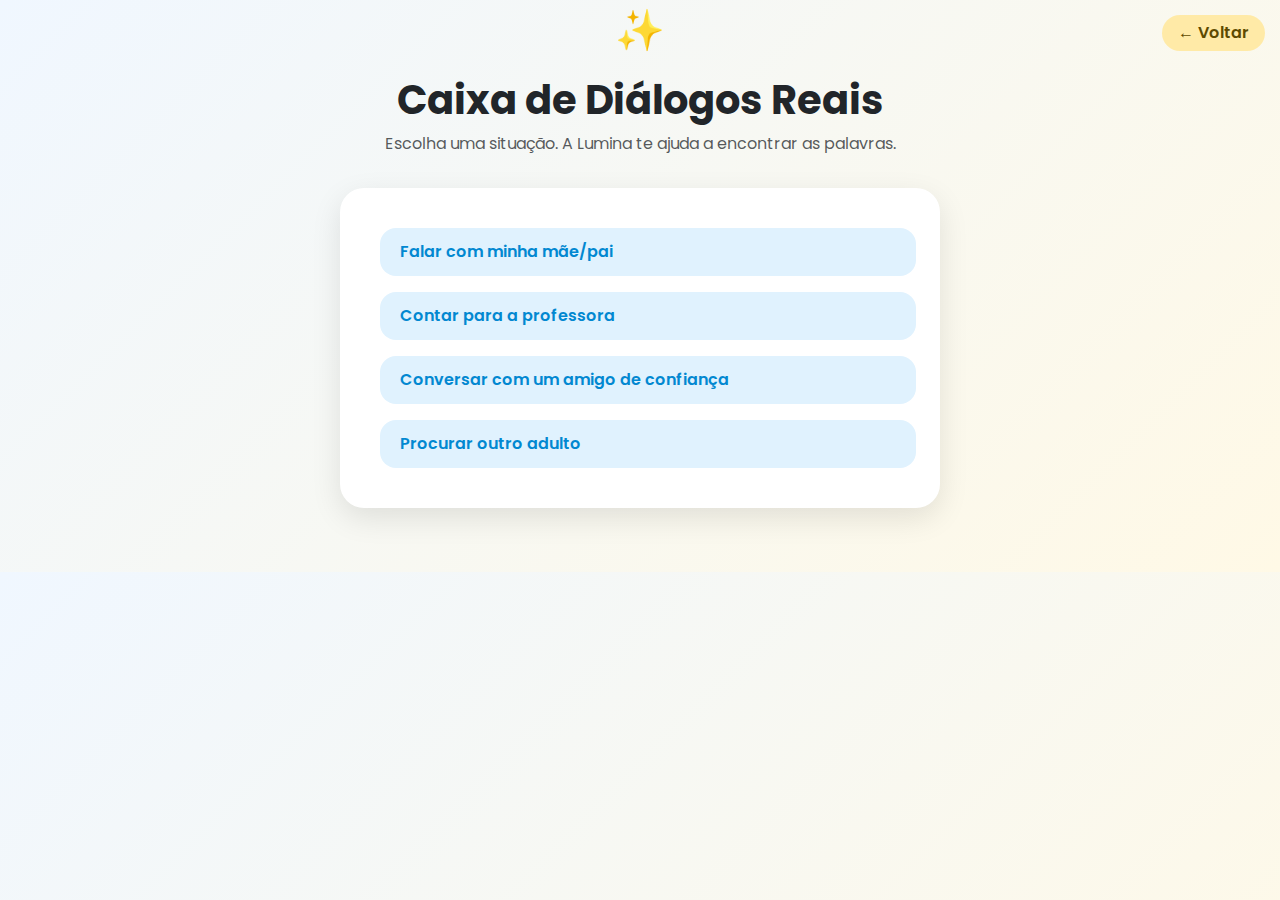
<file: crianca/jogos-historias/dialogos.html>
<!doctype html>
<html lang="pt-BR">

<head>
  <meta charset="utf-8">
  <meta name="viewport" content="width=device-width, initial-scale=1">
  <title>Lumina — Caixa de Diálogos Reais ✨</title>
  <link href="https://cdn.jsdelivr.net/npm/bootstrap@5.3.3/dist/css/bootstrap.min.css" rel="stylesheet">
  <link href="https://fonts.googleapis.com/css2?family=Poppins:wght@400;600;700&display=swap" rel="stylesheet">
  <link rel="stylesheet" href="cssJogos/estilo-dialogos.css">
 
</head>

<body>

  <a href="jogos.html" class="btn-voltar">← Voltar</a>

  <div class="container text-center mb-4">
    <div class="lumina-icon">✨</div>
    <h1 class="fw-bold">Caixa de Diálogos Reais</h1>
    <p class="text-muted">Escolha uma situação. A Lumina te ajuda a encontrar as palavras.</p>
  </div>

  <div class="container-caixa">
    <!-- Lista de temas -->
    <div id="temas-lista">
      <button class="tema-btn" onclick="mostrarDialogo('mae')">Falar com minha mãe/pai</button>
      <button class="tema-btn" onclick="mostrarDialogo('professora')">Contar para a professora</button>
      <button class="tema-btn" onclick="mostrarDialogo('amigo')">Conversar com um amigo de confiança</button>
      <button class="tema-btn" onclick="mostrarDialogo('adulto')">Procurar outro adulto</button>
    </div>

    <!-- Área de diálogo (inicialmente escondida) -->
    <div id="dialogo-area" style="display: none;">
      <div class="dialogo-box">
        <p id="texto-dialogo" class="mb-0"></p>
        <button class="btn-audio" onclick="simularAudio()">🔊 Ouvir com a voz da Lumina</button>
      </div>
      <button class="btn btn-warning mt-3" onclick="voltarTemas()" style="background:#FFEDB3; color:#5e4a00;">
        Escolher outra situação
      </button>
    </div>
  </div>

  <script>
    const dialogos = {
      mae: "Preciso te contar algo que me deixou triste. Posso? Às vezes, fico com medo de falar, mas confio em você.",
      professora: "Professora, aconteceu algo que me deixou com medo. Será que a gente pode conversar em um lugar tranquilo?",
      amigo: "Você é meu amigo(a) de confiança. Tem uma coisa que estou carregando... posso te contar?",
      adulto: "Preciso de ajuda. Alguém fez algo que me deixou desconfortável. Você pode me ouvir sem julgar?"
    };

    function mostrarDialogo(tipo) {
      document.getElementById('texto-dialogo').textContent = dialogos[tipo];
      document.getElementById('temas-lista').style.display = 'none';
      document.getElementById('dialogo-area').style.display = 'block';

      // Rolar suavemente até o diálogo
      document.querySelector('.container-caixa').scrollIntoView({ behavior: 'smooth' });
    }

    function voltarTemas() {
      document.getElementById('dialogo-area').style.display = 'none';
      document.getElementById('temas-lista').style.display = 'block';
    }

    function simularAudio() {
      // Simula áudio com alert (em produção, use Web Speech API)
      alert("🔊 (Voz suave da Lumina)\n\n" + document.getElementById('texto-dialogo').textContent);
    }
  </script>

  <div vw class="enabled">
    <div vw-access-button class="active"></div>
    <div vw-plugin-wrapper>
      <div class="vw-plugin-top-wrapper"></div>
    </div>
  </div>
  <script src="https://vlibras.gov.br/app/vlibras-plugin.js"></script>
  <script>
    new window.VLibras.Widget('https://vlibras.gov.br/app');
  </script>
</body>

</html>
</file>
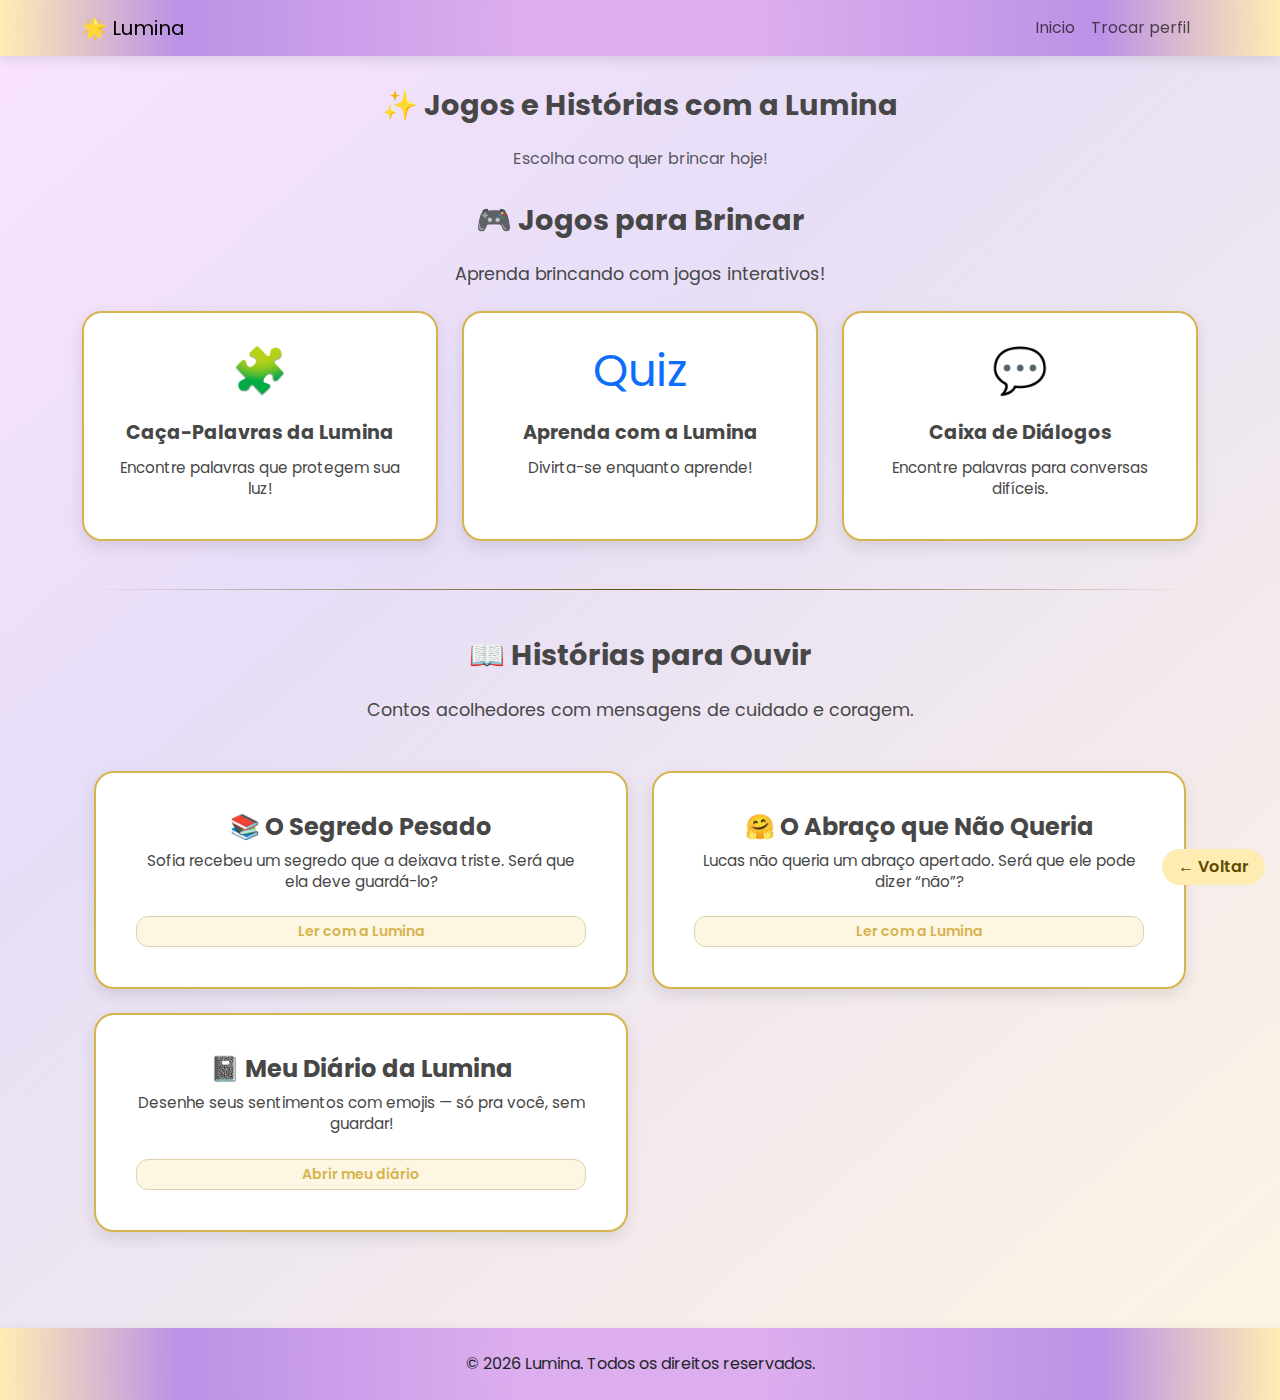
<file: crianca/jogos-historias/jogos.html>
<!doctype html>
<html lang="pt-BR">

<head>
  <meta charset="utf-8">
  <meta name="viewport" content="width=device-width, initial-scale=1">
  <title>Lumina — Jogos e Histórias ✨</title>
  <link href="https://cdn.jsdelivr.net/npm/bootstrap@5.3.3/dist/css/bootstrap.min.css" rel="stylesheet">
  <link href="https://fonts.googleapis.com/css2?family=Poppins:wght@400;600;700&display=swap" rel="stylesheet">
  <link rel="stylesheet" href="cssJogos/estilo-jogos.css">
</head>

<body>
  <header>
    <nav class="navbar navbar-expand-lg navbar-light sticky-top">
      <div class="container">
        <a class="navbar-brand" href="../index-crianca.html">🌟 Lumina</a>
        <button class="navbar-toggler" type="button" data-bs-toggle="collapse" data-bs-target="#navbarNav">
          <span class="navbar-toggler-icon"></span>
        </button>
        <div class="collapse navbar-collapse justify-content-end" id="navbarNav">
          <ul class="navbar-nav">
            <li class="nav-item">
              <a class="nav-link" href="../index-crianca.html">Inicio</a>
            </li>
            <li class="nav-item">
              <a class="nav-link" href="../../index.html">Trocar perfil</a>
            </li>
          </ul>
        </div>
      </div>
    </nav>
  </header>

  <a href="../index-crianca.html" class="btn-voltar">← Voltar</a>

  <div class="container">
    <h1 class="section-title">✨ Jogos e Histórias com a Lumina</h1>
    <p class="text-center text-muted mb-4">Escolha como quer brincar hoje!</p>

    <!-- === SEÇÃO 1: JOGOS === -->
    <h2 class="section-title">🎮 Jogos para Brincar</h2>
    <p class="section-subtitle">Aprenda brincando com jogos interativos!</p>

    <div class="row g-4">
      <div class="col-md-6 col-lg-4">
        <a href="caca-palavras.html" class="text-decoration-none">
          <div class="card-item">
            <span class="emoji-grande">🧩</span>
            <h3 class="titulo-item">Caça-Palavras da Lumina</h3>
            <p class="desc-item">Encontre palavras que protegem sua luz!</p>
          </div>
        </a>
      </div>
      <div class="col-md-6 col-lg-4">
        <a href="escudo.html" class="text-decoration-none">
          <div class="card-item">
            <span class="emoji-grande">Quiz</span>
            <h3 class="titulo-item">Aprenda com a Lumina</h3>
            <p class="desc-item">Divirta-se enquanto aprende!</p>
          </div>
        </a>
      </div>

      <div class="col-md-6 col-lg-4">
        <a href="dialogos.html" class="text-decoration-none">
          <div class="card-item">
            <span class="emoji-grande">💬</span>
            <h3 class="titulo-item">Caixa de Diálogos</h3>
            <p class="desc-item">Encontre palavras para conversas difíceis.</p>
          </div>
        </a>
      </div>
    </div>

    <!-- Separador -->
    <div class="separador"></div>
    <!-- === SEÇÃO 2: HISTÓRIAS === -->
    <h2 class="section-title">📖 Histórias para Ouvir</h2>
    <p class="section-subtitle">Contos acolhedores com mensagens de cuidado e coragem.</p>

    <main class="container py-4 flex-grow-1">
      <div class="row g-4 mb-4">

        <!-- Card 1: O Segredo Pesado -->
        <div class="col-md-6">
          <div class="card card-equal p-4 h-100">
            <div class="card-body">
              <div>
                <h4 class="mb-2">📚 O Segredo Pesado</h4>
                <p>Sofia recebeu um segredo que a deixava triste. Será que ela deve guardá-lo?</p>
              </div>
              <button class="btn btn-sm btn-yellow mt-2" onclick="showStoryModal(1)">Ler com a
                Lumina</button>
            </div>
          </div>
        </div>

        <!-- Card 2: O Abraço que Não Queria -->
        <div class="col-md-6">
          <div class="card card-equal p-4 h-100">
            <div class="card-body">
              <div>
                <h4 class="mb-2">🤗 O Abraço que Não Queria</h4>
                <p>Lucas não queria um abraço apertado. Será que ele pode dizer “não”?</p>
              </div>
              <button class="btn btn-sm btn-yellow mt-2" onclick="showStoryModal(2)">Ler com a
                Lumina</button>
            </div>
          </div>
        </div>

        <!-- Card 3: Meu Diário da Lumina -->
        <div class="col-md-6">
          <div class="card card-equal p-4 h-100">
            <div class="card-body">
              <div>
                <h4 class="mb-2">📓 Meu Diário da Lumina</h4>
                <p>Desenhe seus sentimentos com emojis — só pra você, sem guardar!</p>
              </div>
              <button class="btn btn-sm btn-yellow mt-2" onclick="openDiaryModal()">Abrir meu
                diário</button>
            </div>
          </div>
        </div>
      </div>
    </main>

    <!-- Modal de História -->
    <div id="storyModal" class="modal-overlay" style="display: none;">
      <div class="modal-content">
        <div class="modal-header">
          <h3>✨ História da Lumina</h3>
          <button class="close-btn" onclick="closeStoryModal()">×</button>
        </div>
        <div class="modal-body" id="modalStoryText">
          <!-- A história será inserida aqui -->
        </div>
        <div class="modal-footer">
          <button class="btn btn-purple" onclick="closeStoryModal()">Fechar história</button>
        </div>
      </div>
    </div>

    <!-- Modal do Diário -->
    <div id="diaryModal" class="modal-overlay" style="display: none;">
      <div class="modal-content">
        <div class="modal-header">
          <h3>📓 Meu Diário da Lumina</h3>
          <button class="close-btn" onclick="closeDiaryModal()">×</button>
        </div>
        <div class="modal-body">
          <textarea id="diary-text" placeholder="Escreva aqui..." rows="4"
            style="width:100%; padding:12px; border-radius:12px; border:1px solid var(--borda);"></textarea>
          <div class="text-center mt-3">
            <span class="emotion mx-1" onclick="addEmojiToDiary('😊')">😊</span>
            <span class="emotion mx-1" onclick="addEmojiToDiary('😢')">😢</span>
            <span class="emotion mx-1" onclick="addEmojiToDiary('😡')">😡</span>
            <span class="emotion mx-1" onclick="addEmojiToDiary('😨')">😨</span>
            <span class="emotion mx-1" onclick="addEmojiToDiary('🌈')">🌈</span>
            <span class="emotion mx-1" onclick="addEmojiToDiary('✨')">✨</span>
            <span class="emotion mx-1" onclick="addEmojiToDiary('💖')">💖</span>
          </div>
        </div>
        <div class="modal-footer">
          <button class="btn btn-purple" onclick="closeDiaryModal()">Fechar diário</button>
        </div>
      </div>
    </div>
  </div>

  <footer class="py-4 mt-5">
    <div class="container text-center">
      <p class="mb-0">&copy; 2026 Lumina. Todos os direitos reservados.</p>
    </div>

    <div vw class="enabled">
      <div vw-access-button class="active"></div>
      <div vw-plugin-wrapper>
        <div class="vw-plugin-top-wrapper"></div>
      </div>
    </div>
    <script src="https://vlibras.gov.br/app/vlibras-plugin.js"></script>
    <script>
      new window.VLibras.Widget('https://vlibras.gov.br/app');
    </script>
</body>
<script>
  // --- Histórias ---
  const stories = {
    1: "Sofia ganhou um segredo de um tio: 'Não conte para ninguém!'.\n\nMas o segredo a deixava triste e com medo. Ela não conseguia dormir direito e parou de brincar com os amigos.\n\nUm dia, na escola, a professora notou que Sofia estava quieta demais. Ela se aproximou com carinho e perguntou:\n\n— Está tudo bem, Sofia?\n\nSofia hesitou... mas lembrou-se do que a Lumina sempre dizia:\n\n\"Segredos que machucam nunca devem ser guardados.\"\n\nEntão, ela contou tudo.\n\nA professora abraçou Sofia e disse:\n\n— Você fez muito bem. Agora, vamos cuidar de você.\n\nE assim, Sofia se sentiu aliviada. Ela aprendeu que pedir ajuda é sinal de coragem — e que adultos de confiança sempre estarão prontos para proteger.\n\n✨ Fim da história.",

    2: "Lucas foi visitar um primo mais velho. Quando chegou, o primo quis dar um abraço apertado. Lucas não queria — ele estava com vergonha e com um pouco de medo.\n\nEle lembrou-se do que a Lumina ensinou:\n\n\"Seu corpo é seu. Você decide quem toca nele.\"\n\nEntão, Lucas olhou nos olhos do primo e disse com calma:\n\n— Hoje não, obrigado!\n\nO primo sorriu e respeitou. Mais tarde, até brincaram de bola!\n\nLumina ficou orgulhosa: Lucas usou sua voz com coragem e gentileza.\n\n✨ Fim da história."
  };

  function showStoryModal(id) {
    const text = stories[id].replace(/\n/g, '<br>');
    document.getElementById('modalStoryText').innerHTML = text;
    document.getElementById('storyModal').style.display = 'flex';
  }

  function closeStoryModal() {
    document.getElementById('storyModal').style.display = 'none';
  }

  // Fecha ao clicar fora
  document.getElementById('storyModal')?.addEventListener('click', function (e) {
    if (e.target === this) closeStoryModal();
  });

  // --- Diário ---
  function addEmojiToDiary(emoji) {
    document.getElementById('diary-text').value += emoji + ' ';
  }

  function openDiaryModal() {
    document.getElementById('diary-text').value = '';
    document.getElementById('diaryModal').style.display = 'flex';
  }

  function closeDiaryModal() {
    document.getElementById('diaryModal').style.display = 'none';
  }

  document.getElementById('diaryModal')?.addEventListener('click', function (e) {
    if (e.target === this) closeDiaryModal();
  });
</script>

<script src="https://cdn.jsdelivr.net/npm/bootstrap@5.3.3/dist/js/bootstrap.bundle.min.js"></script>


</html>
</file>
<file: style.css>
/* === ANIMAÇÕES GLOBAIS === */
@keyframes fadeInUp {
    from {
        opacity: 0;
        transform: translateY(30px);
    }

    to {
        opacity: 1;
        transform: translateY(0);
    }
}

@keyframes float {

    0%,
    100% {
        transform: translateY(0);
    }

    50% {
        transform: translateY(-12px);
    }
}

@keyframes twinkle {

    0%,
    100% {
        opacity: 0.6;
    }

    50% {
        opacity: 1;
    }
}

@keyframes pulseGlow {

    0%,
    100% {
        box-shadow: 0 8px 20px rgba(255, 154, 158, 0.4);
    }

    50% {
        box-shadow: 0 12px 30px rgba(255, 154, 158, 0.7);
    }
}

/* === TELA DE ESCOLHA === */
body {
    overflow: hidden;
}

.inicio-escolha {
    position: fixed;
    top: 0;
    left: 0;
    width: 100%;
    height: 100%;
    background: radial-gradient(circle, rgba(255, 234, 167, 1) 0%, rgba(149, 128, 255, 1) 100%);
    z-index: 9999;
    display: flex;
    align-items: center;
    justify-content: center;
    font-family: 'Poppins', sans-serif;
    overflow: hidden;
}

.lumina-img img{
    animation: float 3s ease-in-out infinite;
    margin-bottom: 10px;
    width: 200px;
    height: 200px;
    object-fit: contain;
    display: block;
}

.titulo-lumina {
    font-weight: bold;
    font-size: 2.3rem;
    color: #6a5acd;
    margin-bottom: 10px;
    opacity: 0;
    animation: fadeInUp 1s forwards 0.3s;
}

.subtitulo-lumina {
    font-size: 1.2rem;
    color: #555;
    opacity: 0;
    animation: fadeInUp 1s forwards 0.6s;
}

.cards-container {
    display: flex;
    gap: 24px;
    flex-wrap: wrap;
    justify-content: center;
    opacity: 0;
    animation: fadeInUp 1s forwards 0.9s;
}

.card-crianca {
    width: 280px;
    background: linear-gradient(120deg, #ff9a9e 0%, #a18cd1 50%, #fbc2eb 100%);
    border-radius: 24px;
    cursor: pointer;
    transition: all 0.4s cubic-bezier(0.175, 0.885, 0.32, 1.275);
    position: relative;
    overflow: hidden;
    animation: pulseGlow 3s infinite;
}

.card-crianca:hover {
    transform: scale(1.05) translateY(-8px);
    box-shadow: 0 16px 36px rgba(255, 154, 158, 0.8);
}

.card-crianca h3,
.card-crianca p {
    color: white !important;
    text-shadow:
        -1px -1px 0 #6a1b9a,
        1px -1px 0 #6a1b9a,
        -1px 1px 0 #6a1b9a,
        1px 1px 0 #6a1b9a;
    font-weight: 700;
}

.estrelas {
    position: absolute;
    bottom: 12px;
    right: 16px;
    font-size: 1.2rem;
    opacity: 0.9;
}

.estrelas span {
    animation: twinkle 2s infinite;
    display: inline-block;
}

.estrelas span:nth-child(2) {
    animation-delay: 0.3s;
}

.estrelas span:nth-child(3) {
    animation-delay: 0.6s;
}

.card-adulto {
    width: 280px;
    border: 2px solid #d0c9e6;
    border-radius: 20px;
    background-color: white;
    cursor: pointer;
    transition: all 0.3s ease;
    transform: translateY(0);
}

.card-adulto:hover {
    border-color: #9580ff;
    transform: translateY(-8px);
    box-shadow: 0 6px 16px rgba(149, 128, 255, 0.25);
}

/* Responsividade */
@media (max-width: 768px) {
    .titulo-lumina {
        font-size: 1.9rem;
    }

    .cards-container {
        gap: 16px;
    }

    .card-crianca,
    .card-adulto,
    .card-jogos {
        width: 90%;
    }
}

/* === Card de Jogos – com amarelo pastel em primeiro === */
.card-jogos {
  width: 280px;
  background: linear-gradient(120deg, #FFEDB3 0%, #D4EDDA 50%, #FFF5A1 100%);
  border-radius: 24px;
  cursor: pointer;
  transition: all 0.4s cubic-bezier(0.175, 0.885, 0.32, 1.275);
  position: relative;
  overflow: hidden;
  box-shadow: 0 8px 20px rgba(255, 237, 179, 0.4);
}

.card-jogos:hover {
  transform: scale(1.05) translateY(-8px);
  box-shadow: 0 16px 36px rgba(255, 237, 179, 0.8);
}

/* Estrelinhas/ícones do card de jogos */
.estrelas-jogos {
  position: absolute;
  bottom: 12px;
  right: 16px;
  font-size: 1.2rem;
  opacity: 0.9;
  color: white; ;
  text-shadow: 0 1px 2px rgba(0,0,0,0.2);
}
.card-jogos {
  color: white !important;
  text-shadow:
    -1px -1px 0 #5e4a00,
    1px -1px 0 #5e4a00,
    -1px 1px 0 #5e4a00,
    1px 1px 0 #5e4a00;
  font-weight: 700;
}
.card-crianca{
    color: white !important;
    text-shadow:
        -1px -1px 0 #6a1b9a,
        1px -1px 0 #6a1b9a,
        -1px 1px 0 #6a1b9a,
        1px 1px 0 #6a1b9a;
    font-weight: 700;
}
</file>
<file: crianca/crianca-estilo.css>
:root {
  --fundo-gradiente: linear-gradient(139deg, #fae3fd 0%, #e7def7 35%, #fdf6e3 100%);
  --navbar-footer-gradiente: radial-gradient(circle, #dcaeee 19%, #bb91e6 72%, #ffedb3 100%);
  --amarelo-pastel: #fdf6e3;
  --amarelo-pessego: #ffecb3;
  --mel-suave: #ffe082;
  --mel: #d6b44d;
  --mel-escuro: #5e4a00;
  --texto: #474747;
  --borda: #dfd2ab;
  --feliz: #FFD166;
  --triste: #118AB2;
  --bravo: #EF476F;
  --medo: #06D6A0;
}

body {
  background: var(--fundo-gradiente);
  font-family: 'Poppins', sans-serif;
  color: var(--texto);
  margin: 0;
  padding: 0;
}

header {
  position: sticky;
  top: 0;
  width: 100%;
  z-index: 2;
}

nav {
  background: var(--navbar-footer-gradiente) !important;
  backdrop-filter: blur(10px);
}

.navbar-brand,
.nav-link {
  color: var(--mel-escuro) !important;
  font-weight: 600;
}

.navbar-toggler {
  border: none;
}

/* Hero buttons: força responsivo com Bootstrap utils */
.mt-5.d-flex.flex-column.flex-md-row {
  flex-wrap: wrap !important;
  gap: 1rem !important;
}

.mt-5.d-flex.flex-column.flex-md-row .btn {
  flex: 1 1 100% !important;
  min-width: 200px;
  max-width: 100%;
  margin: 0;
  padding: 0.75rem 1.5rem;
  font-size: 1rem;
  border-radius: 24px !important;
  background: var(--amarelo-pessego) !important;
  color: var(--mel-escuro) !important;
  border: none !important;
  box-shadow: 0 4px 12px rgba(0, 0, 0, 0.15) !important;
  transition: all 0.3s ease !important;
}

.btn {
  background-color: var(--amarelo-pessego);
  color: var(--mel-escuro);
}

.btn:hover {
  background-color: var(--mel-suave);
}

/* Estilo base da mensagem */
#mensagem-lumina {
  min-height: 80px;
}

/* Estilo do conteúdo interno da mensagem */
#mensagem-conteudo.mensagem-feliz {
  background-color: var(--amarelo-pessego);
}

#mensagem-conteudo.mensagem-triste {
  background-color: #bddbf1;
}

#mensagem-conteudo.mensagem-bravo {
  background-color: #ff9d9d;
}

#mensagem-conteudo.mensagem-medo {
  background-color: #b8f0bd;
}

/* Opcional: sombra suave para destacar */
#mensagem-conteudo {
  box-shadow: 0 4px 12px rgba(0, 0, 0, 0.1);
}

@media (min-width: 768px) {
  .mt-5.d-flex.flex-column.flex-md-row .btn {
    flex: 0 0 200px !important;
  }
}

/* Lumina img responsiva */
.lumina-img img {
  width: 100%;
  max-width: 250px;
  height: auto;
  object-fit: contain;
  animation: float 3s ease-in-out infinite;
}

/* Cards sentimentos: grid Bootstrap otimizado */
.row.g-4.justify-content-center .col-md-3 {
  flex: 0 0 auto;
  width: 100%;
  max-width: 280px;
}

@media (max-width: 767.98px) {
  .row.g-4.justify-content-center .col-md-3 {
    flex: 1 1 100%;
    max-width: 100%;
  }
}

.card-sentimento {
  cursor: pointer;
  transition: all 0.3s ease;
  border: 3px solid;
  background-color: white !important;
  height: 100%;
  display: flex;
  flex-direction: column;
  align-items: center;
  justify-content: center;
  padding: 2rem 1rem !important;
}

.card-sentimento:hover {
  transform: translateY(-8px) scale(1.03) !important;
  box-shadow: 0 12px 24px rgba(0, 0, 0, 0.2) !important;
}

.card-feliz {
  border-color: var(--feliz) !important;
}

.card-triste {
  border-color: var(--triste) !important;
}

.card-bravo {
  border-color: var(--bravo) !important;
}

.card-medo {
  border-color: var(--medo) !important;
}

.emoji {
  font-size: clamp(2rem, 5vw, 4rem) !important;
  margin-bottom: 1rem;
  animation: float 2s infinite ease-in-out;
}

@keyframes float {

  0%,
  100% {
    transform: translateY(0);
  }

  50% {
    transform: translateY(-10px);
  }
}

/* Seção corpo: row responsiva */
#corpo .row.g-4.align-items-center .col-md-6 {
  flex: 0 0 100%;
  max-width: 100%;
}

@media (min-width: 768px) {
  #corpo .row.g-4.align-items-center .col-md-6 {
    flex: 0 0 50%;
    max-width: 50%;
  }
}

.card-img img {
  width: 100% !important;
  height: auto !important;
  max-width: 100%;
}

/* YouTube iframe responsivo */
.ratio.ratio-16x9 {
  aspect-ratio: 16/9 !important;
}

.ratio.ratio-16x9 iframe {
  width: 100% !important;
  height: 100% !important;
}

/* Geral mobile-first overrides */
@media (max-width: 575.98px) {
  .container {
    padding-left: 1rem !important;
    padding-right: 1rem !important;
  }

  h1.display-6 {
    font-size: 1.75rem !important;
  }

  .btn-lg {
    padding: 0.75rem 1rem !important;
    font-size: 1rem !important;
  }

  .lumina-img img {
    max-width: 180px;
  }
}

footer {
  background: var(--navbar-footer-gradiente);
}

/* Desktop enhancements sem quebrar */
@media (min-width: 1200px) {
  .container {
    max-width: 1000px;
  }

  .lumina-img img {
    max-width: 280px;
  }
}

/* Customizações específicas solicitadas - adiciona ao final do CSS */

/* Sentimentos: 4 cards lado a lado em 1440px+ */
@media (min-width: 1440px) {
  .row.g-4.justify-content-center {
    max-width: 1000px;
    margin: 0 auto;
    min-height: auto;
  }

  .row.g-4.justify-content-center .col-md-3 {
    flex: 0 0 23% !important;
    max-width: 23% !important;
    padding: 0 0.75rem;
  }

  .card-sentimento {
    min-height: 200px;
  }
}

/* Meu Corpo: cards empilhados em 990px */
@media (max-width: 991.98px) {
  #corpo .row.g-4.align-items-center {
    flex-direction: column-reverse !important;
  }

  #corpo .row.g-4.align-items-center .col-md-6 {
    flex: 0 0 100% !important;
    max-width: 100% !important;
    margin-bottom: 2rem;
  }

  .card-castelo {
    order: 1 !important;
  }

  .card-img {
    order: 2 !important;
  }
}

/* Botões hero centralizados em 425px */
@media (max-width: 425px) {
  .mt-5.d-flex.flex-column.flex-md-row {
    justify-content: center !important;
    align-items: center !important;
    flex-direction: column !important;
    gap: 1rem !important;
  }

  .mt-5.d-flex.flex-column.flex-md-row .btn {
    width: 280px !important;
    max-width: 90vw !important;
    margin: 0 auto !important;
    display: block;
  }

  .container>.mt-5 {
    padding-left: 1rem;
    padding-right: 1rem;
  }

  .navbar-nav {}
}

/* Garante que em tamanhos intermediários funcione */
@media (min-width: 992px) and (max-width: 1439px) {
  .row.g-4.justify-content-center .col-md-3 {
    flex: 0 0 48% !important;
    max-width: 48% !important;
  }
}
</file>
<file: crianca/jogos-historias/cssJogos/estilo-caçapalavras.css>
/* estilo caça-palavras */

:root {
    --cell-size: 40px;
    --fundo-escuro: #1a1f2f;
    --amarelo-lumina: #FFEDB3;
    --verde-seguro: #A8E6CF;
    --rosa-alerta: #FF9AA2;
}

@media (max-width: 760px) {
    :root {
        --cell-size: 32px;
    }
}

@media (max-width: 480px) {
    :root {
        --cell-size: 26px;
    }
}

body {
    margin: 0;
    font-family: 'Poppins', sans-serif;
    background: linear-gradient(135deg, var(--fundo-escuro), #2c3e50);
    color: white;
    display: flex;
    flex-direction: column;
    align-items: center;
    padding: 28px 12px 56px;
}

h1 {
    margin: 0 0 6px;
    color: var(--amarelo-lumina);
    font-size: 1.8rem;
}

.intro {
    text-align: center;
    max-width: 650px;
    margin: 12px auto 20px;
    line-height: 1.5;
}

#controls {
    margin: 10px 0 4px;
    display: flex;
    gap: 10px;
    flex-wrap: wrap;
    align-items: center;
    justify-content: center;
}

button {
    background: var(--amarelo-lumina);
    border: none;
    color: #5e4a00;
    font-weight: 700;
    padding: 8px 14px;
    border-radius: 8px;
    cursor: pointer;
}

button:hover {
    filter: brightness(1.05);
}

#status {
    min-height: 1.5em;
    font-size: 0.95rem;
    opacity: .9;
}

#wordList {
    margin: 14px 0 8px;
    display: flex;
    gap: 10px;
    flex-wrap: wrap;
    max-width: 720px;
    justify-content: center;
}

.word {
    background: #ffffff22;
    padding: 6px 12px;
    border-radius: 6px;
    cursor: default;
    font-weight: bold;
    transition: 0.3s;
    border: 1px solid #ffffff30;
}

.word.found {
    background: var(--verde-seguro);
    color: #0b1020;
    text-decoration: line-through;
    border-color: var(--verde-seguro);
}

.word.found-power {
    background: var(--amarelo-lumina);
    color: #5e4a00;
    text-decoration: line-through;
    border-color: #d4c8a8;
}

#grid {
    display: grid;
    grid-template-columns: repeat(14, var(--cell-size));
    gap: 4px;
    margin-top: 16px;
    outline: none;
}

.cell {
    width: var(--cell-size);
    height: var(--cell-size);
    background: #ffffff15;
    display: flex;
    justify-content: center;
    align-items: center;
    font-size: calc(var(--cell-size) * 0.5);
    border-radius: 6px;
    cursor: pointer;
    user-select: none;
    transition: 0.15s;
    border: 1px solid #ffffff25;
    outline: none;
}

.cell:hover {
    filter: brightness(1.08);
}

.cell.selected {
    background: var(--amarelo-lumina);
    color: #07121a;
    border-color: var(--amarelo-lumina);
}

.cell.correct {
    background: var(--verde-seguro) !important;
    color: white !important;
    border-color: var(--verde-seguro) !important;
    animation: pulse 0.4s ease;
}

.cell.correct-power {
    background: var(--amarelo-lumina) !important;
    color: #5e4a00 !important;
    border-color: #d4c8a8 !important;
    animation: pulse 0.4s ease;
}

.cell:focus {
    box-shadow: 0 0 0 2px var(--amarelo-lumina);
}

#completionArea {
    display: none;
    margin-top: 18px;
    text-align: center;
}

#completionArea.show {
    display: block;
}

#completionArea .msg {
    font-size: 1.1rem;
    margin-bottom: 10px;
    background: #ffffff22;
    padding: 10px 14px;
    border-radius: 8px;
    border: 1px solid #ffffff30;
    line-height: 1.5;
}

.btn-voltar {
    position: fixed;
    top: 15px;
    right: 15px;
    background: #ffeaa7;
    color: #5e4a00;
    padding: 6px 16px;
    border-radius: 30px;
    text-decoration: none;
    font-weight: 600;
}
</file>
<file: crianca/jogos-historias/cssJogos/estilo-dialogos.css>
/* Estilos para a caixa de diálogos */
body {
  background: linear-gradient(135deg, #f0f7ff, #fff9e6);
  font-family: 'Poppins', sans-serif;
  padding-bottom: 2rem;
}

.btn-voltar {
  position: fixed;
  top: 15px;
  right: 15px;
  z-index: 1000;
  background: #ffeaa7;
  color: #5e4a00;
  border: none;
  border-radius: 30px;
  padding: 6px 16px;
  font-weight: 600;
  text-decoration: none;
}

.container-caixa {
  max-width: 600px;
  margin: 2rem auto;
  background: white;
  border-radius: 24px;
  padding: 2rem;
  box-shadow: 0 10px 30px rgba(0, 0, 0, 0.1);
}

.lumina-icon {
  font-size: 2.5rem;
  margin-bottom: 1rem;
  color: #FFD166;
}

.tema-btn {
  background: #e0f2fe;
  color: #0288d1;
  border: none;
  border-radius: 16px;
  padding: 12px 20px;
  margin: 8px;
  width: 100%;
  text-align: left;
  font-weight: 600;
  transition: all 0.2s;
}

.tema-btn:hover {
  background: #b3e5fc;
  transform: translateY(-2px);
}

.dialogo-box {
  background: #f9f7f0;
  border-left: 4px solid #FFD166;
  padding: 1.2rem;
  margin: 1.5rem 0;
  border-radius: 0 12px 12px 0;
}

.btn-audio {
  background: #c8e6c9;
  color: #2e7d32;
  border: none;
  border-radius: 20px;
  padding: 6px 16px;
  font-size: 0.9rem;
  margin-top: 10px;
}

.btn-audio:hover {
  background: #a5d6a7;
}
</file>
<file: crianca/jogos-historias/cssJogos/estilo-jogos.css>
/* Estilos Gerais */
:root {
  --amarelo-pastel: #fdf6e3;
  --amarelo-pessego: #ffecb3;
  --mel-suave: #ffe082;
  --mel: #d6b44d;
  --mel-escuro: #5e4a00;
  --creme-nuvem: #fdf6e3;
  --lavenda: #ede7f6;
  --roxo: #8659c5;
  --roxo-suave: #d1c4e9;
  --texto: #474747;
  --borda: #dfd2ab;
  --fundo: linear-gradient(139deg, #fae3fd 0%, #e7def7 35%, #fdf6e3 100%);
  --navbar-footer-gradiente: radial-gradient(circle, #dcaeee 19%, #bb91e6 72%, #ffedb3 100%);

}

body {
  background: var(--fundo);
  font-family: 'Poppins', sans-serif;
}

header {
  position: sticky;
  top: 0;
  width: 100%;
  z-index: 2;
}

.navbar {
  background: var(--navbar-footer-gradiente);
  box-shadow: 0 4px 12px rgba(0, 0, 0, 0.1);
}

.btn-voltar {
  position: fixed;
  bottom: 15px;
  right: 15px;
  z-index: 1000;
  background: var(--amarelo-pessego);
  color: var(--mel-escuro);
  border: none;
  border-radius: 30px;
  padding: 6px 16px;
  font-weight: 600;
  text-decoration: none;
}

.section-title {
  color: var(--texto);
  font-weight: 700;
  margin: 2rem 0 1.5rem;
  text-align: center;
  font-size: 1.8rem;
}

.section-subtitle {
  text-align: center;
  color: var(--texto);
  margin-bottom: 1.5rem;
  font-size: 1.1rem;
}

/* Card genérico */
.card-item {
  height: 100%;
  background: white;
  border-radius: 20px;
  box-shadow: 0 6px 16px rgba(0, 0, 0, 0.1);
  transition: all 0.3s ease;
  border: 2px solid var(--mel);
  text-align: center;
  padding: 1.5rem;
}

.card-item:hover {
  transform: translateY(-6px);
  box-shadow: 0 10px 24px rgba(0, 0, 0, 0.15);
  border-color: var(--mel-suave);
}

.emoji-grande {
  font-size: 2.8rem;
  margin-bottom: 1rem;
  display: block;
}

.titulo-item {
  font-weight: 700;
  color: var(--texto);
  margin-bottom: 0.8rem;
  font-size: 1.2rem;
}

.desc-item {
  color: var(--texto);
  font-size: 0.95rem;
  line-height: 1.4;
}

/* Separador visual */
.separador {
  height: 1px;
  background: linear-gradient(to right, transparent, var(--mel-escuro), transparent);
  margin: 3rem 0;
}

/* Historias */

.btn {
  font-weight: 600;
  border: none;
  border-radius: 12px;
}

.btn-yellow {
  background-color: var(--amarelo-pastel);
  color: var(--mel);
  border: 1px solid var(--borda);
}

.btn-purple {
  background-color: var(--roxo);
  color: white;
}

.btn-yellow:hover {
  transform: translateY(-3px);
  box-shadow: 0 6px 12px rgba(158, 119, 203, 0.2);
  background-color: var(--amarelo-pessego);
  border: 1px solid var(--mel);
  color: var(--mel-escuro);
}

.btn-purple:hover {
  transform: translateY(-3px);
  box-shadow: 0 6px 12px rgba(158, 119, 203, 0.2);
  background-color: var(--roxo-suave);
  border: 1px solid var(--creme-nuvem);
  color: var(--texto);
}

.card {
  height: 100%;
  background: white;
  border-radius: 20px;
  box-shadow: 0 6px 16px rgba(0, 0, 0, 0.1);
  transition: all 0.3s ease;
  border: 2px solid var(--mel);
  text-align: center;
  padding: 1.5rem;
}

.card:hover {
  transform: translateY(-6px);
  box-shadow: 0 8px 20px rgba(0, 0, 0, 0.1);
}

.card h4 {
  color: var(--texto);
  font-weight: 700;
}

.card p {
  color: var(--texto);
  font-size: 0.95rem;
  line-height: 1.4;
}

.emotion {
  font-size: 2rem;
  cursor: pointer;
  transition: transform 0.2s;
}

.emotion:hover {
  transform: scale(1.3);
}

/* Modal */
.modal-overlay {
  position: fixed;
  top: 0;
  left: 0;
  width: 100%;
  height: 100%;
  background-color: rgba(0, 0, 0, 0.5);
  display: flex;
  justify-content: center;
  align-items: center;
  z-index: 1000;
  padding: 15px;
  box-sizing: border-box;
}

.modal-content {
  background: var(--amarelo-pastel);
  border-radius: 20px;
  width: 100%;
  max-width: 650px;
  max-height: 90vh;
  display: flex;
  flex-direction: column;
  box-shadow: 0 10px 30px rgba(126, 87, 194, 0.3);
  overflow: hidden;
}

.modal-header {
  background: var(--amarelo-pessego);
  padding: 16px 20px;
  display: flex;
  justify-content: space-between;
  align-items: center;
  border-bottom: 2px solid var(--borda);
}

.modal-header h3 {
  color: var(--mel);
  font-weight: 700;
  margin: 0;
  font-size: 1.4rem;
}

.close-btn {
  background: none;
  border: none;
  font-size: 1.8rem;
  color: var(--mel);
  cursor: pointer;
  width: 36px;
  height: 36px;
  border-radius: 50%;
  display: flex;
  align-items: center;
  justify-content: center;
}

.close-btn:hover {
  background: rgba(214, 180, 77, 0.2);
}

.modal-body {
  padding: 24px;
  color: var(--texto);
  line-height: 1.7;
  font-size: 1.05rem;
  overflow-y: auto;
  max-height: 60vh;
  text-align: justify;
}

.modal-footer {
  padding: 16px 24px;
  background: var(--amarelo-pessego);
  text-align: center;
  border-top: 1px solid var(--borda);
}

main {
  flex: 1;
  padding: 20px 0;
}

/* Garante altura uniforme nos cards */
.card-equal {
  display: flex;
  flex-direction: column;
  min-height: 200px;
  /* Ajuste conforme necessário */
}

.card-equal .card-body {
  flex: 1;
  display: flex;
  flex-direction: column;
  justify-content: space-between;
}

.card-equal h4 {
  margin-bottom: 12px;
}

.card-equal p {
  flex: 1;
  margin: 0 0 16px 0;
  display: -webkit-box;
  -webkit-box-orient: vertical;
  overflow: hidden;
  text-overflow: ellipsis;
}

footer {
  background: var(--navbar-footer-gradiente);
  box-shadow: 0 4px 12px rgba(0, 0, 0, 0.1);
}

@media (max-width: 480px) {
  .modal-header h3 {
    font-size: 1.2rem;
  }

  .modal-body {
    padding: 18px;
    font-size: 1rem;
    line-height: 1.6;
  }

  .close-btn {
    font-size: 1.6rem;
  }

  .btn-voltar {
    position: sticky;
    top: 60px;
    left: 1100px;
  }
}
</file>
